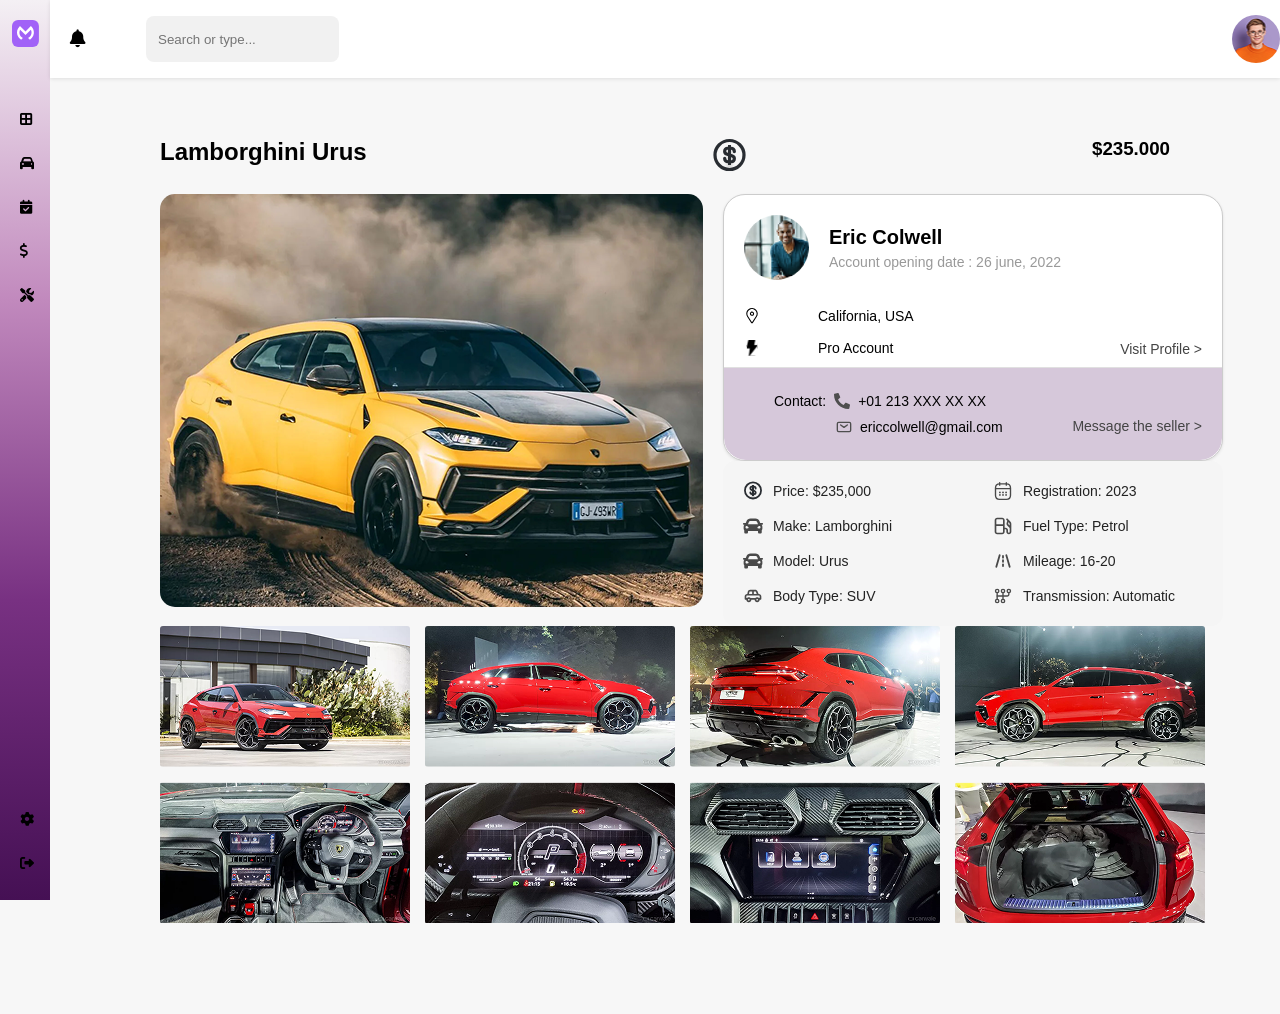
<file: SRC/assets.html>
<!DOCTYPE html>
<html lang="en">

<head>
    <meta charset="UTF-8" />
    <meta name="viewport" content="width=device-width, initial-scale=1.0" />
    <title>Assets</title>
    <link rel="stylesheet" href="../CSS/assets.css">
    <link rel="stylesheet" href="https://cdnjs.cloudflare.com/ajax/libs/font-awesome/6.4.0/css/all.min.css">

</head>

<body>
    <div class="layout">
        <aside class="sidebar">
            <div onclick="location.href='main.html'" class="logo">
                <img src="../img/siderbar/logo.svg" alt="Logo">
                <span>caradver</span>
            </div>

            <div class="menu">
                <button onclick="location.href='main.html'">
                    <i class="fas fa-border-all"></i> <span>Dashboard</span>
                </button>
                <button onclick="location.href='assets.html'">
                    <i class="fas fa-car"></i> <span>Assets</span>
                </button>
                <button onclick="location.href='Booking.html'">
                    <i class="fas fa-calendar-check"></i> <span>Booking</span>
                </button>
                <button onclick="location.href='sell-cars.html'">
                    <i class="fas fa-dollar-sign"></i> <span>Sell Cars</span>
                </button>
                <button onclick="location.href='service.html'">
                    <i class="fas fa-tools"></i> <span>Services</span>
                </button>
            </div>

            <div class="footer">
                <button onclick="location.href='#'"><i class="fas fa-cog"></i> <span>Settings</span></button>
                <button onclick="location.href='sign in.html'"><i class="fas fa-sign-out-alt"></i> <span>Log
                        out</span></button>
            </div>
        </aside>

        <div class="main-content">
            <header class="topbar">
                <div class="topbar-container">
                    <div class="topbar-left">
                        <i class="fas fa-bell notification"></i>
                        <div class="search-bar">
                            <input type="text" placeholder="Search or type..." />
                        </div>
                    </div>
                    <button class="profile-btn" onclick="location.href='#perfil'"></button>
                </div>
            </header>
            <section class="assets-content">
                <div class="content">
                    <div class="options-top">
                        <h1>Lamborghini Urus</h1>
                        <img src="../img/assets/🦆 icon _dollar circle_.svg" alt="Money">
                        <h3>$235.000</h3>
                    </div>
                    <div class="information-car">
                        <div class="image-car">
                            <img src="../img/assets/carro-amarillo.png" alt="car1" class="car1">
                        </div>
                        <div class="card">
                            <div class="information-user">
                                <div class="user">
                                    <img src="../img/assets/user.png" alt="Vendedor">
                                    <div class="text-user">
                                        <h4>Eric Colwell</h4>
                                        <p>Account opening date : 26 june, 2022</p>
                                    </div>
                                </div>
                                <div class="user2">
                                    <div class="user2-left">
                                        <div class="input-block">
                                            <img src="../img/assets/🦆 icon _location pin_.svg" alt="icon" class="icon">
                                            <h4>California, USA</h4>
                                        </div>
                                        <div class="input-block">
                                            <img src="../img/assets/flash-filled 1.svg" alt="icon" class="icon">
                                            <h4>Pro Account</h4>
                                        </div>
                                    </div>
                                    <a href="#">Visit Profile ></a>
                                </div>
                                <div class="contact-user">
                                    <div class="contact2-left">
                                        <div class="input-block">
                                            <h4>Contact:</h4>
                                            <img src="../img/assets/alternate-phone 1.svg" alt="icon" class="icon">
                                            <h4>+01 213 XXX XX XX</h4>
                                        </div>
                                        <div class="input-block2">
                                            <img src="../img/assets/mail 1.svg" alt="icon" class="icon">
                                            <h4>ericcolwell@gmail.com</h4>
                                        </div>
                                    </div>
                                    <a href="#">Message the seller ></a>
                                </div>
                            </div>
                            <div class="information-car1">
                                <div class="column">
                                    <div class="info-item">
                                        <img src="../img/assets/🦆 icon _dollar circle_.svg" alt="icon" class="icon">
                                        <h4>Price: $235,000</h4>
                                    </div>
                                    <div class="info-item">
                                        <img src="../img/assets/car 1.svg" alt="icon" class="icon">
                                        <h4>Make: Lamborghini</h4>
                                    </div>
                                    <div class="info-item">
                                        <img src="../img/assets/car 1.svg" alt="icon" class="icon">
                                        <h4>Model: Urus</h4>
                                    </div>
                                    <div class="info-item">
                                        <img src="../img/assets/car-sideview 1.svg" alt="icon" class="icon">
                                        <h4>Body Type: SUV</h4>
                                    </div>
                                </div>

                                <div class="column">
                                    <div class="info-item">
                                        <img src="../img/assets/calendar 1.svg" alt="icon" class="icon">
                                        <h4>Registration: 2023</h4>
                                    </div>
                                    <div class="info-item">
                                        <img src="../img/assets/gasolina.svg" alt="icon" class="icon">
                                        <h4>Fuel Type: Petrol</h4>
                                    </div>
                                    <div class="info-item">
                                        <img src="../img/assets/carrera.svg" alt="icon" class="icon">
                                        <h4>Mileage: 16-20</h4>
                                    </div>
                                    <div class="info-item">
                                        <img src="../img/assets/ramas.svg" alt="icon" class="icon">
                                        <h4>Transmission: Automatic</h4>
                                    </div>
                                </div>
                            </div>


                        </div>
                    </div>
                    <div class="card-imagens">
                        <img src="../img/assets/car1.png" alt="carro lado 1" class="img-car">
                        <img src="../img/assets/car2.png" alt="carro lado 2" class="img-car">
                        <img src="../img/assets/car3.png" alt="carro lado 3" class="img-car">
                        <img src="../img/assets/car4.png" alt="carro lado 4" class="img-car">
                        <img src="../img/assets/car5.png" alt="carro lado 5" class="img-car">
                        <img src="../img/assets/car6.png" alt="carro lado 6" class="img-car">
                        <img src="../img/assets/car7.png" alt="carro lado 7" class="img-car">
                        <img src="../img/assets/car8.png" alt="carro lado 8" class="img-car">
                    </div>
                </div>
            </section>
        </div>


    </div>


</body>

</html>
</file>
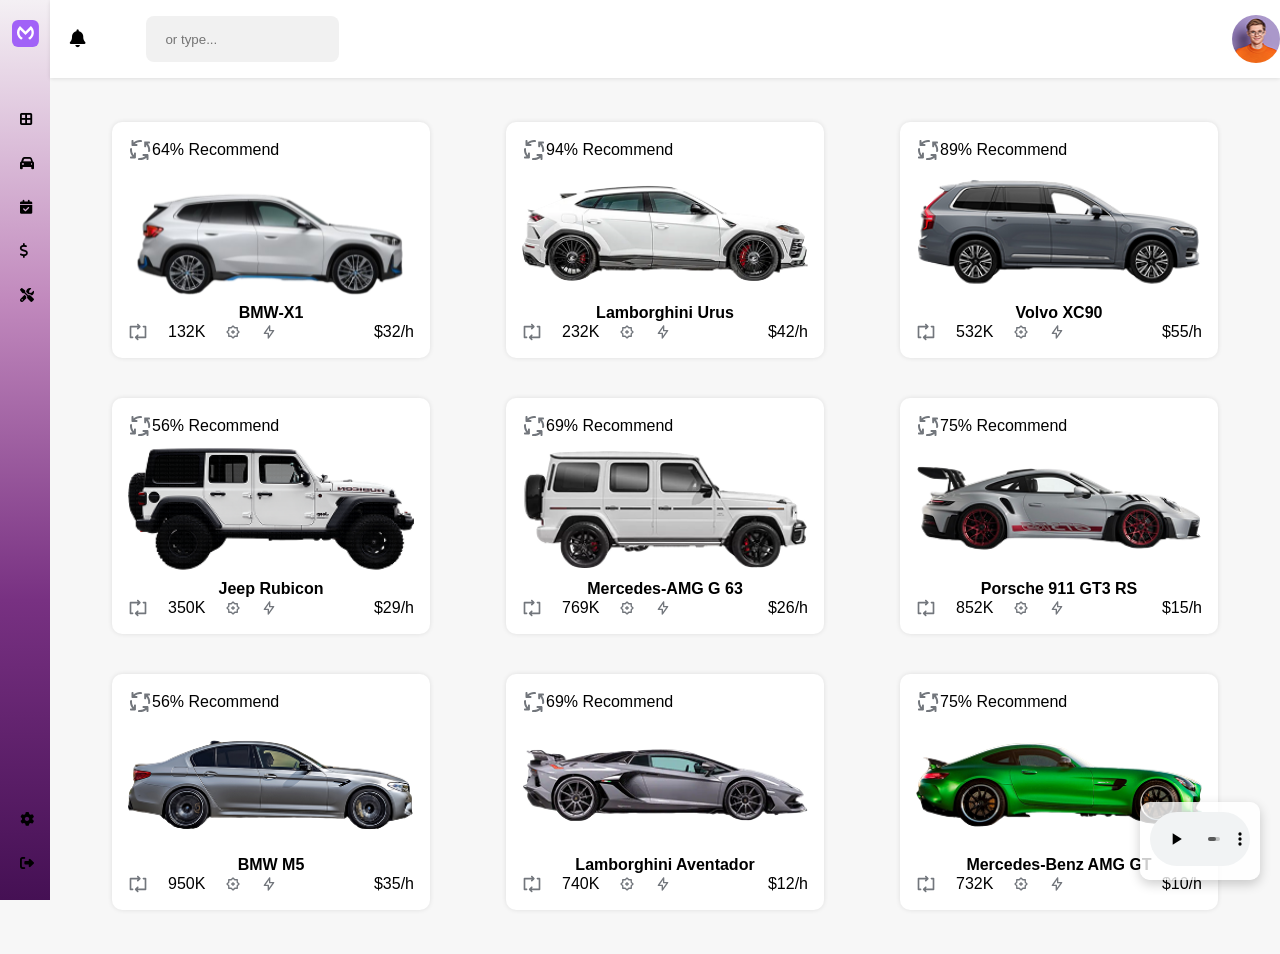
<file: SRC/Booking.html>
<!DOCTYPE html>
<html lang="en">

<head>
    <meta charset="UTF-8" />
    <meta name="viewport" content="width=device-width, initial-scale=1.0" />
    <title>Caradver</title>
    <link rel="stylesheet" href="../CSS/Booking.css">
    <link rel="stylesheet" href="https://cdnjs.cloudflare.com/ajax/libs/font-awesome/6.4.0/css/all.min.css">

</head>

<body>
    <div class="layout">
        <aside class="sidebar">
            <div class="logo">
                <img src="../img/siderbar/logo.svg" alt="Logo">
                <span>caradver</span>
            </div>
            
            <div class="menu">
                <button onclick="location.href='main.html'">
                    <i class="fas fa-border-all"></i> <span>Dashboard</span>
                </button>
                <button onclick="location.href='assets.html'">
                    <i class="fas fa-car"></i> <span>Assets</span>
                </button>
                <button onclick="location.href='Booking.html'">
                    <i class="fas fa-calendar-check"></i> <span>Booking</span>
                </button>
                <button onclick="location.href='sell-cars.html'">
                    <i class="fas fa-dollar-sign"></i> <span>Sell Cars</span>
                </button>
                <button onclick="location.href='service.html'">
                    <i class="fas fa-tools"></i> <span>Services</span>
                </button>
            </div>
            
            <div class="footer">
                <button><i class="fas fa-cog"></i> <span>Settings</span></button>
                <button><i class="fas fa-sign-out-alt"></i> <span>Log out</span></button>
            </div>
            </aside>

        <div class="main-content">
            <header class="topbar">
                <div class="topbar-container">
                    <div class="topbar-left">
                        <i class="fas fa-bell notification"></i>
                        <div class="search-bar">
                            <input type="text" placeholder="  or type..." />
                        </div>
                    </div>
                    <button class="profile-btn" onclick="location.href='#perfil'"></button>
                </div>
            </header>
            <section class="cars">
                <div onclick="location.href='assets.html'" class="car-card">
                    <p class="title-car"> <img class="img-title" src="../img/car-cards/ICON/shared.svg" alt="">64%
                        Recommend</p>
                    <img src="../img/car-cards/BMW-X1.svg" alt="BMW-X1.svg">
                    <div class="car-info">
                        <span><strong>BMW-X1</strong></span><br>
                        <div class="car-meta">
                            <span class="car-left">
                                <img src="../img/car-cards/ICON/icon.svg" alt="icon">132K <img
                                    src="../img/car-cards/ICON/settings.svg" alt="icon"><img
                                    src="../img/car-cards/ICON/rayo.svg" alt="icon">
                            </span>
                            <span class="precio">$32/h</span>
                        </div>
                    </div>
                </div>

                <div onclick="location.href='assets.html'" class="car-card">
                    <p class="title-car"> <img class="img-title" src="../img/car-cards/ICON/shared.svg" alt="">94%
                        Recommend</p>
                    <img src="../img/car-cards/Lamborghini Urus.png" alt="Lamborghini Urus.png">
                    <div class="car-info">
                        <span><strong>Lamborghini Urus</strong></span><br>
                        <div class="car-meta">
                            <span class="car-left">
                                <img src="../img/car-cards/ICON/icon.svg" alt="icon">232K <img
                                    src="../img/car-cards/ICON/settings.svg" alt="icon"><img
                                    src="../img/car-cards/ICON/rayo.svg" alt="icon">
                            </span>
                            <span class="precio">$42/h</span>
                        </div>
                    </div>
                </div>

                <div onclick="location.href='assets.html'" class="car-card">
                    <p class="title-car"> <img class="img-title" src="../img/car-cards/ICON/shared.svg" alt="">89%
                        Recommend</p>
                    <img src="../img/car-cards/Volvo XC90.png" alt="Volvo XC90.png">
                    <div class="car-info">
                        <span><strong>Volvo XC90</strong></span><br>
                        <div class="car-meta">
                            <span class="car-left">
                                <img src="../img/car-cards/ICON/icon.svg" alt="icon">532K <img
                                    src="../img/car-cards/ICON/settings.svg" alt="icon"><img
                                    src="../img/car-cards/ICON/rayo.svg" alt="icon">
                            </span>
                            <span class="precio">$55/h</span>
                        </div>
                    </div>
                </div>

                <div onclick="location.href='assets.html'" class="car-card">
                    <p class="title-car"> <img class="img-title" src="../img/car-cards/ICON/shared.svg" alt="">56%
                        Recommend</p>
                    <img src="../img/car-cards/Jeep Rubicon.png" alt="Jeep Rubicon">
                    <div class="car-info">
                        <span><strong>Jeep Rubicon</strong></span><br>
                        <div class="car-meta">
                            <span class="car-left">
                                <img src="../img/car-cards/ICON/icon.svg" alt="icon">350K <img
                                    src="../img/car-cards/ICON/settings.svg" alt="icon"><img
                                    src="../img/car-cards/ICON/rayo.svg" alt="icon">
                            </span>
                            <span class="precio">$29/h</span>
                        </div>
                    </div>
                </div>

                <div onclick="location.href='assets.html'" class="car-card">
                    <p class="title-car"> <img class="img-title" src="../img/car-cards/ICON/shared.svg" alt="">69%
                        Recommend</p>
                    <img src="../img/car-cards/Mercedes-Benz AMG G 63.png" alt="Mercedes AMG G 63">
                    <div class="car-info">
                        <span><strong>Mercedes-AMG G 63</strong></span><br>
                        <div class="car-meta">
                            <span class="car-left">
                                <img src="../img/car-cards/ICON/icon.svg" alt="icon">769K <img
                                    src="../img/car-cards/ICON/settings.svg" alt="icon"><img
                                    src="../img/car-cards/ICON/rayo.svg" alt="icon">
                            </span>
                            <span class="precio">$26/h</span>
                        </div>
                    </div>
                </div>

                <div onclick="location.href='assets.html'" class="car-card">
                    <p class="title-car"> <img class="img-title" src="../img/car-cards/ICON/shared.svg" alt="">75%
                        Recommend</p>
                    <img src="../img/car-cards/Porsche 911.png" alt="Porsche">
                    <div class="car-info">
                        <span><strong>Porsche 911 GT3 RS</strong></span><br>
                        <div class="car-meta">
                            <span class="car-left">
                                <img src="../img/car-cards/ICON/icon.svg" alt="icon">852K <img
                                    src="../img/car-cards/ICON/settings.svg" alt="icon"><img
                                    src="../img/car-cards/ICON/rayo.svg" alt="icon">
                            </span>
                            <span class="precio">$15/h</span>
                        </div>
                    </div>
                </div>

                <div onclick="location.href='assets.html'" class="car-card">
                    <p class="title-car"> <img class="img-title" src="../img/car-cards/ICON/shared.svg" alt="">56%
                        Recommend</p>
                    <img src="../img/car-cards/BMW-M5.png" alt="BMW">
                    <div class="car-info">
                        <span><strong>BMW M5</strong></span><br>
                        <div class="car-meta">
                            <span class="car-left">
                                <img src="../img/car-cards/ICON/icon.svg" alt="icon">950K <img
                                    src="../img/car-cards/ICON/settings.svg" alt="icon"><img
                                    src="../img/car-cards/ICON/rayo.svg" alt="icon">
                            </span>
                            <span class="precio">$35/h</span>
                        </div>
                    </div>
                </div>

                <div onclick="location.href='assets.html'" class="car-card">
                    <p class="title-car"> <img class="img-title" src="../img/car-cards/ICON/shared.svg" alt="">69%
                        Recommend</p>
                    <img src="../img/car-cards/Lamborghini Aventador.png" alt="Lamborghini">
                    <div class="car-info">
                        <span><strong>Lamborghini Aventador</strong></span><br>
                        <div class="car-meta">
                            <span class="car-left">
                                <img src="../img/car-cards/ICON/icon.svg" alt="icon">740K <img
                                    src="../img/car-cards/ICON/settings.svg" alt="icon"><img
                                    src="../img/car-cards/ICON/rayo.svg" alt="icon">
                            </span>
                            <span class="precio">$12/h</span>
                        </div>
                    </div>
                </div>

                <div onclick="location.href='assets.html'" class="car-card">
                    <p class="title-car"> <img class="img-title" src="../img/car-cards/ICON/shared.svg" alt="">75%
                        Recommend</p>
                    <img src="../img/car-cards/Mercedes Benz.png" alt="Mercedes-Benz AMG GT">
                    <div class="car-info">
                        <span><strong>Mercedes-Benz AMG GT</strong></span><br>
                        <div class="car-meta">
                            <span class="car-left">
                                <img src="../img/car-cards/ICON/icon.svg" alt="icon">732K <img
                                    src="../img/car-cards/ICON/settings.svg" alt="icon"><img
                                    src="../img/car-cards/ICON/rayo.svg" alt="icon">
                            </span>
                            <span class="precio">$10/h</span>
                        </div>
                    </div>
                </div>
        </div>
        </section>
    </div>
    </div>
    <div class="music-player">
        <audio autoplay controls loop>
            <source src="../Sounds/Yofukashi no Uta Season 2 Opening Full _ Mirage - Sub. Español ♡.mp3"
                type="audio/mp3" />
            Tu navegador no soporta audio HTML5.
        </audio>
    </div>
</body>

</html>
</file>
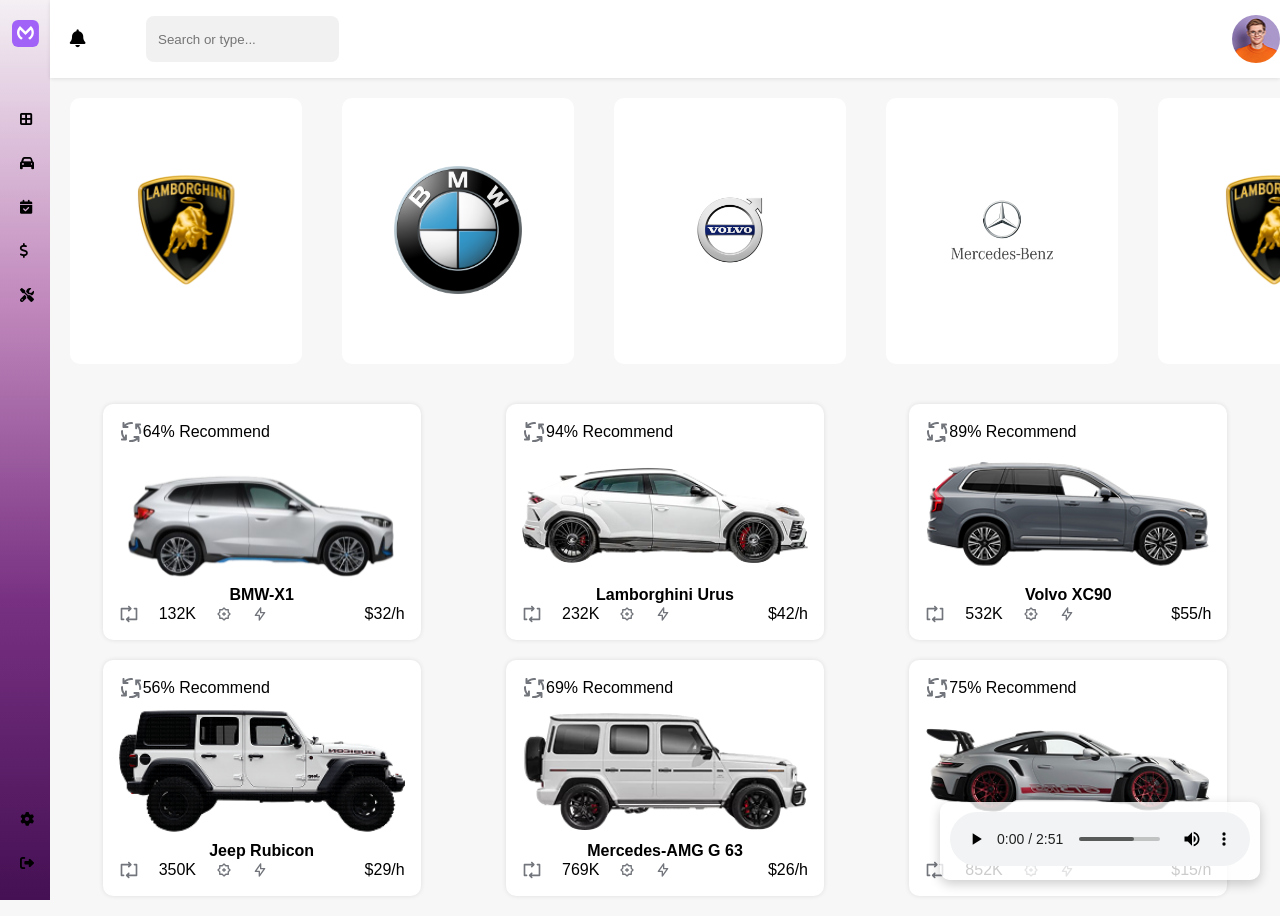
<file: SRC/main.html>
<!DOCTYPE html>
<html lang="en">
  <head>
    <meta charset="UTF-8" />
    <meta name="viewport" content="width=device-width, initial-scale=1.0" />
    <title>Caradver</title>
    <link rel="stylesheet" href="../CSS/menu/main.css" />
    <link
      rel="stylesheet"
      href="https://cdnjs.cloudflare.com/ajax/libs/font-awesome/6.4.0/css/all.min.css"
    />
  </head>
  <body>
    <div class="layout">
      <aside class="sidebar">
        <div onclick="location.href='main.html'" class="logo">
          <img src="../img/siderbar/logo.svg" alt="Logo" />
          <span>caradver</span>
        </div>

        <div class="menu">
          <button onclick="location.href='main.html'">
            <i class="fas fa-border-all"></i> <span>Dashboard</span>
          </button>
          <button onclick="location.href='assets.html'">
            <i class="fas fa-car"></i> <span>Assets</span>
          </button>
          <button onclick="location.href='Booking.html'">
            <i class="fas fa-calendar-check"></i> <span>Booking</span>
          </button>
          <button onclick="location.href='sell-cars.html'">
            <i class="fas fa-dollar-sign"></i> <span>Sell Cars</span>
          </button>
          <button onclick="location.href='service.html'">
            <i class="fas fa-tools"></i> <span>Services</span>
          </button>
        </div>

        <div class="footer">
          <button onclick="location.href='settings.html'">
            <i class="fas fa-cog"></i> <span>Settings</span>
          </button>
          <button onclick="location.href='sign in.html'">
            <i class="fas fa-sign-out-alt"></i> <span>Log out</span>
          </button>
        </div>
      </aside>

      <div class="main-content">
        <header class="topbar">
          <div class="topbar-container">
            <div class="topbar-left">
              <i class="fas fa-bell notification"></i>
              <div class="search-bar">
                <input type="text" placeholder="Search or type..." />
              </div>
            </div>
            <button
              class="profile-btn"
              onclick="location.href='#perfil'"
            ></button>
          </div>
        </header>

        <section class="brands">
          <div class="brand-marquee">
            <div class="brand-card">
              <button onclick="location.href='#lamborghini'">
                <img src="../img/branchs/Lamborghini.svg" alt="Lamborghini" />
              </button>
            </div>
            <div class="brand-card">
              <button onclick="location.href='#bmw'">
                <img src="../img/branchs/BMW.svg" alt="BMW" />
              </button>
            </div>
            <div class="brand-card">
              <button onclick="location.href='#volvo'">
                <img src="../img/branchs/Volvo.svg" alt="Volvo" />
              </button>
            </div>
            <div class="brand-card">
              <button onclick="location.href='#mercedes'">
                <img src="../img/branchs/Mercedes Benz.svg" alt="Mercedes" />
              </button>
            </div>
            <div class="brand-card">
              <button onclick="location.href='#lamborghini'">
                <img src="../img/branchs/Lamborghini.svg" alt="Lamborghini" />
              </button>
            </div>
            <div class="brand-card">
              <button onclick="location.href='#bmw'">
                <img src="../img/branchs/BMW.svg" alt="BMW" />
              </button>
            </div>
            <div class="brand-card">
              <button onclick="location.href='#volvo'">
                <img src="../img/branchs/Volvo.svg" alt="Volvo" />
              </button>
            </div>
            <div class="brand-card">
              <button onclick="location.href='#mercedes'">
                <img src="../img/branchs/Mercedes Benz.svg" alt="Mercedes" />
              </button>
            </div>
          </div>
        </section>
        <section class="cars">
          <div onclick="location.href='assets.html'" class="car-card">
            <p class="title-car">
              <img
                class="img-title"
                src="../img/car-cards/ICON/shared.svg"
                alt=""
              />64% Recommend
            </p>
            <img src="../img/car-cards/BMW-X1.svg" alt="BMW-X1.svg" />
            <div class="car-info">
              <span><strong>BMW-X1</strong></span
              ><br />
              <div class="car-meta">
                <span class="car-left">
                  <img src="../img/car-cards/ICON/icon.svg" alt="icon" />132K
                  <img src="../img/car-cards/ICON/settings.svg" alt="icon" /><img
                    src="../img/car-cards/ICON/rayo.svg"
                    alt="icon"
                  />
                </span>
                <span class="precio">$32/h</span>
              </div>
            </div>
          </div>

          <div onclick="location.href='assets.html'" class="car-card">
            <p class="title-car">
              <img
                class="img-title"
                src="../img/car-cards/ICON/shared.svg"
                alt=""
              />94% Recommend
            </p>
            <img
              src="../img/car-cards/Lamborghini Urus.png"
              alt="Lamborghini Urus.png"
            />
            <div class="car-info">
              <span><strong>Lamborghini Urus</strong></span
              ><br />
              <div class="car-meta">
                <span class="car-left">
                  <img src="../img/car-cards/ICON/icon.svg" alt="icon" />232K
                  <img src="../img/car-cards/ICON/settings.svg" alt="icon" /><img
                    src="../img/car-cards/ICON/rayo.svg"
                    alt="icon"
                  />
                </span>
                <span class="precio">$42/h</span>
              </div>
            </div>
          </div>

          <div onclick="location.href='assets.html'" class="car-card">
            <p class="title-car">
              <img
                class="img-title"
                src="../img/car-cards/ICON/shared.svg"
                alt=""
              />89% Recommend
            </p>
            <img src="../img/car-cards/Volvo XC90.png" alt="Volvo XC90.png" />
            <div class="car-info">
              <span><strong>Volvo XC90</strong></span
              ><br />
              <div class="car-meta">
                <span class="car-left">
                  <img src="../img/car-cards/ICON/icon.svg" alt="icon" />532K
                  <img src="../img/car-cards/ICON/settings.svg" alt="icon" /><img
                    src="../img/car-cards/ICON/rayo.svg"
                    alt="icon"
                  />
                </span>
                <span class="precio">$55/h</span>
              </div>
            </div>
          </div>

          <div onclick="location.href='assets.html'" class="car-card">
            <p class="title-car">
              <img
                class="img-title"
                src="../img/car-cards/ICON/shared.svg"
                alt=""
              />56% Recommend
            </p>
            <img src="../img/car-cards/Jeep Rubicon.png" alt="Jeep Rubicon" />
            <div class="car-info">
              <span><strong>Jeep Rubicon</strong></span
              ><br />
              <div class="car-meta">
                <span class="car-left">
                  <img src="../img/car-cards/ICON/icon.svg" alt="icon" />350K
                  <img src="../img/car-cards/ICON/settings.svg" alt="icon" /><img
                    src="../img/car-cards/ICON/rayo.svg"
                    alt="icon"
                  />
                </span>
                <span class="precio">$29/h</span>
              </div>
            </div>
          </div>

          <div onclick="location.href='assets.html'" class="car-card">
            <p class="title-car">
              <img
                class="img-title"
                src="../img/car-cards/ICON/shared.svg"
                alt=""
              />69% Recommend
            </p>
            <img
              src="../img/car-cards/Mercedes-Benz AMG G 63.png"
              alt="Mercedes AMG G 63"
            />
            <div class="car-info">
              <span><strong>Mercedes-AMG G 63</strong></span
              ><br />
              <div class="car-meta">
                <span class="car-left">
                  <img src="../img/car-cards/ICON/icon.svg" alt="icon" />769K
                  <img src="../img/car-cards/ICON/settings.svg" alt="icon" /><img
                    src="../img/car-cards/ICON/rayo.svg"
                    alt="icon"
                  />
                </span>
                <span class="precio">$26/h</span>
              </div>
            </div>
          </div>

          <div onclick="location.href='assets.html'" class="car-card">
            <p class="title-car">
              <img
                class="img-title"
                src="../img/car-cards/ICON/shared.svg"
                alt=""
              />75% Recommend
            </p>
            <img src="../img/car-cards/Porsche 911.png" alt="Porsche" />
            <div class="car-info">
              <span><strong>Porsche 911 GT3 RS</strong></span
              ><br />
              <div class="car-meta">
                <span class="car-left">
                  <img src="../img/car-cards/ICON/icon.svg" alt="icon" />852K
                  <img src="../img/car-cards/ICON/settings.svg" alt="icon" /><img
                    src="../img/car-cards/ICON/rayo.svg"
                    alt="icon"
                  />
                </span>
                <span class="precio">$15/h</span>
              </div>
            </div>
          </div>
        </section>
      </div>
    </div>
    <div class="music-player">
      <audio autoplay loop controls>
        <source
          src="../Sounds/Yofukashi no Uta Season 2 Opening Full _ Mirage - Sub. Español ♡.mp3"
          type="audio/mp3"
        />
        Tu navegador no soporta audio HTML5.
      </audio>
    </div>
  </body>
</html>
</file>
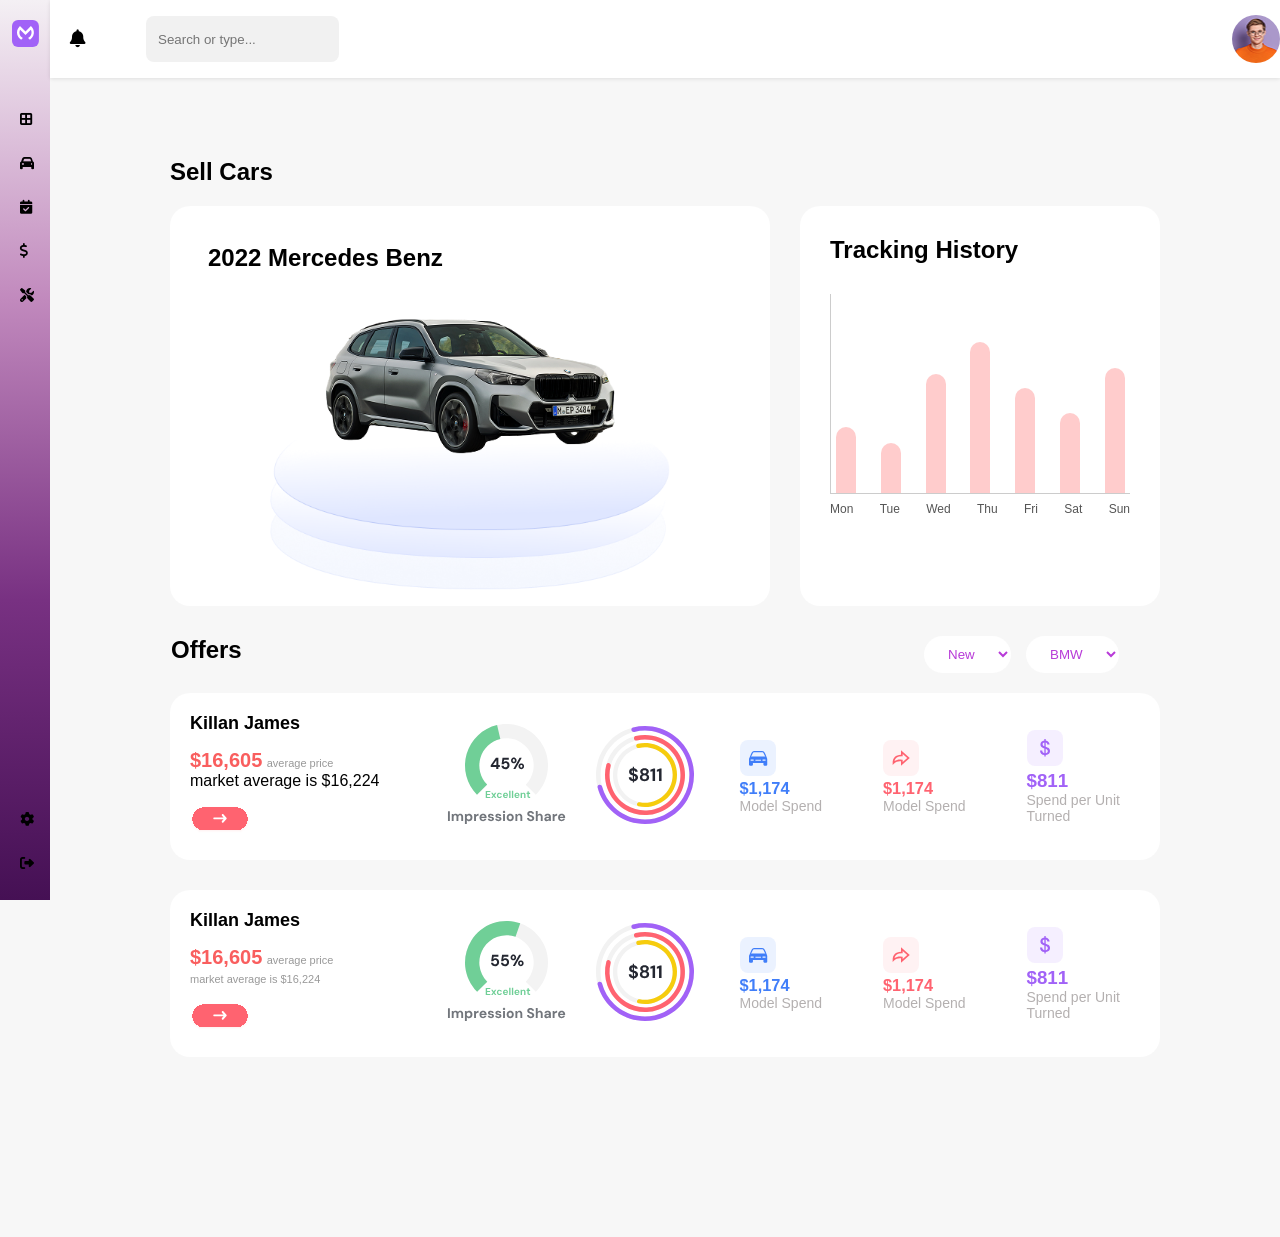
<file: SRC/sell-cars.html>
<!DOCTYPE html>
<html lang="en">

<head>
    <meta charset="UTF-8" />
    <meta name="viewport" content="width=device-width, initial-scale=1.0" />
    <title>Sell Cars</title>
    <link rel="stylesheet" href="../CSS/sell-cars.css">
    <link rel="stylesheet" href="https://cdnjs.cloudflare.com/ajax/libs/font-awesome/6.4.0/css/all.min.css">

</head>

<body>
    <div class="layout">
        <aside class="sidebar">
            <div onclick="location.href='main.html'" class="logo">
                <img src="../img/siderbar/logo.svg" alt="Logo">
                <span>caradver</span>
            </div>

            <div class="menu">
                <button onclick="location.href='main.html'"><i class="fas fa-border-all"></i>
                    <span>Dashboard</span></button>
                <button onclick="location.href='assets.html'"><i class="fas fa-car"></i> <span>Assets</span></button>
                <button onclick="location.href='Booking.html'"><i class="fas fa-calendar-check"></i>
                    <span>Booking</span></button>
                <button onclick="location.href='sell-cars.html'"><i class="fas fa-dollar-sign"></i> <span>Sell
                        Cars</span></button>
                <button onclick="location.href='service.html'"><i class="fas fa-tools"></i>
                    <span>Services</span></button>
            </div>

            <div class="footer">
                <button onclick="location.href='settings.html'"><i class="fas fa-cog"></i>
                    <span>Settings</span></button>
                <button onclick="location.href='sign in.html'"><i class="fas fa-sign-out-alt"></i> <span>Log
                        out</span></button>
            </div>
        </aside>

        <div class="main-content">
            <header class="topbar">
                <div class="topbar-container">
                    <div class="topbar-left">
                        <i class="fas fa-bell notification"></i>
                        <div class="search-bar">
                            <input type="text" placeholder="Search or type..." />
                        </div>
                    </div>
                    <button class="profile-btn" onclick="location.href='#perfil'"></button>
                </div>
            </header>
            <section class="sell-content">
                <div class="content">
                    <div class="options-top">
                        <h1>Sell Cars</h1>
                    </div>
                    <div class="cards">
                        <div class="carro">
                            <div class="text-carrito">
                                <h2>2022 Mercedes Benz</h2>
                            </div>
                            <div class="images-car">
                                <img class="carrito" src="../img/sell-cars/carrito.png" alt="carrito">
                                <img class="capas" src="../img/sell-cars/capas.png" alt="capas">
                            </div>

                        </div>
                        <div class="grafica">
                            <h1>Tracking History</h1>
                            <div class="bar-container">
                                <div class="bar" style="height: 33%;" data-tooltip="10km/h"></div>
                                <div class="bar" style="height: 25%;" data-tooltip="7km/h"></div>
                                <div class="bar" style="height: 60%;" data-tooltip="18km/h"></div>
                                <div class="bar" style="height: 76%;" data-tooltip="23km/h"></div>
                                <div class="bar" style="height: 53%;" data-tooltip="16km/h"></div>
                                <div class="bar" style="height: 40%;" data-tooltip="12km/h"></div>
                                <div class="bar" style="height: 63%;" data-tooltip="19km/h"></div>
                            </div>
                            <div class="labels">
                                <span>Mon</span>
                                <span>Tue</span>
                                <span>Wed</span>
                                <span>Thu</span>
                                <span>Fri</span>
                                <span>Sat</span>
                                <span>Sun</span>
                            </div>
                        </div>
                    </div>
                    <div class="text">
                        <h2>Offers</h2>
                        <div class="btn-s">
                            <select>
                                <option value="1">New</option>
                            </select>
                            <select>
                                <option value="1">BMW</option>
                            </select>
                        </div>
                    </div>
                    <div class="datos">
                        <div class="estadisticas">
                            <div class="text-datos">
                                <div class="info-user">
                                    <h3>Killan James</h3>
                                    <p>
                                        <span class="precio">$16,605</span>
                                        <span class="texto-gris">average price</span><br>
                                        <span class="texto-gris2">market average is $16,224</span>
                                    </p>
                                    <img src="../img/sell-cars/button.svg" alt="Boton">
                                </div>
                            </div>
                            <div class="dato1">
                                <img src="../img/sell-cars/dato1.svg" alt="dato1">
                            </div>
                            <div class="dato2">
                                <img src="../img/sell-cars/dato2.svg" alt="dato2">
                            </div>
                            <div class="dato3">
                                <img src="../img/sell-cars/car.svg" alt="dato3">
                                <h3>$1,174</h3>
                                <p>Model Spend</p>
                            </div>
                            <div class="dato4">
                                <img src="../img/sell-cars/share.svg" alt="dato4">
                                <h3>$1,174</h3>
                                <p>Model Spend</p>
                            </div>
                            <div class="dato5">
                                <img src="../img/sell-cars/peso.svg" alt="dato5">
                                <h3>$811</h3>
                                <p>Spend per Unit Turned</p>
                            </div>

                        </div>
                        <div class="estadisticas">
                            <div class="text-datos">
                                <div class="info-user">
                                    <h3>Killan James</h3>
                                    <p>
                                        <span class="precio">$16,605</span>
                                        <span class="texto-gris">average price</span><br>
                                        <span class="texto-gris">market average is $16,224</span>
                                    </p>
                                    <img src="../img/sell-cars/button.svg" alt="Boton">
                                </div>
                            </div>
                            <div class="dato1">
                                <img src="../img/sell-cars/dato3.svg" alt="dato1">
                            </div>
                            <div class="dato2">
                                <img src="../img/sell-cars/dato2.svg" alt="dato2">
                            </div>
                            <div class="dato3">
                                <img src="../img/sell-cars/car.svg" alt="dato3">
                                <h3>$1,174</h3>
                                <p>Model Spend</p>
                            </div>
                            <div class="dato4">
                                <img src="../img/sell-cars/share.svg" alt="dato4">
                                <h3>$1,174</h3>
                                <p>Model Spend</p>
                            </div>
                            <div class="dato5">
                                <img src="../img/sell-cars/peso.svg" alt="dato5">
                                <h3>$811</h3>
                                <p>Spend per Unit Turned</p>
                            </div>
                        </div>
                    </div>
                </div>
            </section>
        </div>

    </div>


</body>

</html>
</file>
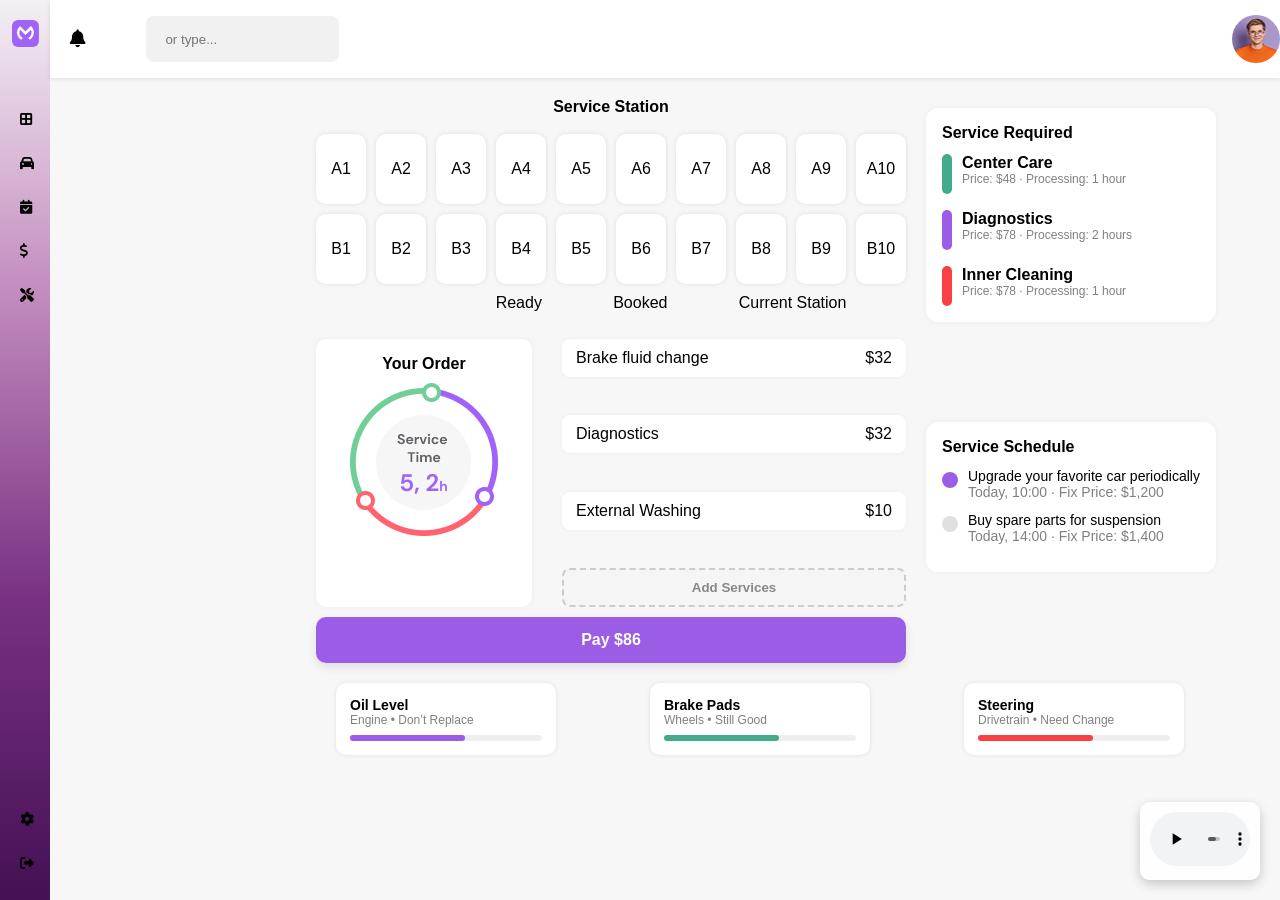
<file: SRC/service.html>
<!DOCTYPE html>
<html lang="en">
<head>
  <meta charset="UTF-8" />
  <meta name="viewport" content="width=device-width, initial-scale=1.0" />
  <title>Caradver</title>
  <link rel="stylesheet" href="../CSS/service.css" />
  <link rel="stylesheet" href="https://cdnjs.cloudflare.com/ajax/libs/font-awesome/6.4.0/css/all.min.css" />
</head>
<body>
  <div class="layout">
    <aside class="sidebar">
      <div class="logo">
        <img src="../img/siderbar/logo.svg" alt="Logo" />
        <span>caradver</span>
      </div>
      <div class="menu">
        <button onclick="location.href='main.html'"><i class="fas fa-border-all"></i> <span>Dashboard</span></button>
        <button onclick="location.href='assets.html'"><i class="fas fa-car"></i> <span>Assets</span></button>
        <button onclick="location.href='Booking.html'"><i class="fas fa-calendar-check"></i> <span>Booking</span></button>
        <button onclick="location.href='sell-cars.html'"><i class="fas fa-dollar-sign"></i> <span>Sell Cars</span></button>
        <button onclick="location.href='service.html'"><i class="fas fa-tools"></i> <span>Services</span></button>
      </div>
      <div class="footer">
        <button onclick="location.href='settings.html'"><i class="fas fa-cog"></i> <span>Settings</span></button>
        <button onclick="location.href='sign in.html'"><i class="fas fa-sign-out-alt"></i> <span>Log out</span></button>
      </div>
    </aside>

    <div class="main-content">
      <header class="topbar">
        <div class="topbar-container">
          <div class="topbar-left">
            <i class="fas fa-bell notification"></i>
            <div class="search-bar"><input type="text" placeholder="  or type..." /></div>
          </div>
          <button class="profile-btn" onclick="location.href='#perfil'"></button>
        </div>
      </header>

      <div class="main-columns">
        <section class="cars-containt">
          <div class="text-container"><strong class="text">Service Station</strong></div><br />
          <div class="cars">
            <div class="car-card"><p>A1</p></div><div class="car-card"><p>A2</p></div><div class="car-card"><p>A3</p></div><div class="car-card"><p>A4</p></div><div class="car-card"><p>A5</p></div><div class="car-card"><p>A6</p></div><div class="car-card"><p>A7</p></div><div class="car-card"><p>A8</p></div><div class="car-card"><p>A9</p></div><div class="car-card"><p>A10</p></div><div class="car-card"><p>B1</p></div><div class="car-card"><p>B2</p></div><div class="car-card"><p>B3</p></div><div class="car-card"><p>B4</p></div><div class="car-card"><p>B5</p></div><div class="car-card"><p>B6</p></div><div class="car-card"><p>B7</p></div><div class="car-card"><p>B8</p></div><div class="car-card"><p>B9</p></div><div class="car-card"><p>B10</p></div>
          </div>

          <div class="station-status">
            <div class="status-item"><span class="status-dot ready"></span> Ready</div>
            <div class="status-item"><span class="status-dot booked"></span> Booked</div>
            <div class="status-item"><span class="status-dot current"></span> Current Station</div>
          </div>
        <div class="container-order">
          <div class="order-summary">
            <div class="order-box">
              <p class="order-title">Your Order</p>
              <img src="../img/services/Frame 155.png" alt="status">
            </div>

            <div class="service-list">
              <div class="service-item"><span>Brake fluid change</span><span>$32</span></div>
              <div class="service-item"><span>Diagnostics</span><span>$32</span></div>
              <div class="service-item"><span>External Washing</span><span>$10</span></div>
              <button class="add-services-btn">Add Services</button>
            </div>
          </div>
        </div>

            <button class="pay-btn">Pay $86</button>
            
            <div class="bottom-cards">
              <div class="info-card"><p class="info-title">Oil Level</p><p class="info-desc">Engine • Don’t Replace</p><div class="info-bar"><div class="bar-fill"></div></div></div>
              <div class="info-card"><p class="info-title">Brake Pads</p><p class="info-desc">Wheels • Still Good</p><div class="info-bar"><div class="bar-fill green"></div></div></div>
              <div class="info-card"><p class="info-title">Steering</p><p class="info-desc">Drivetrain • Need Change</p><div class="info-bar"><div class="bar-fill red"></div></div></div>
            </div>
          
        </section>

        <div class="right-panel">
          <div class="right-box">
            <p class="box-title">Service Required</p>
            <div class="service-required">
              <div class="required-item"><div class="bullet green"></div><div class="required-info"><p class="service-name">Center Care</p><p class="service-meta">Price: $48 · Processing: 1 hour</p></div></div>
              <div class="required-item"><div class="bullet purple"></div><div class="required-info"><p class="service-name">Diagnostics</p><p class="service-meta">Price: $78 · Processing: 2 hours</p></div></div>
              <div class="required-item"><div class="bullet red"></div><div class="required-info"><p class="service-name">Inner Cleaning</p><p class="service-meta">Price: $78 · Processing: 1 hour</p></div></div>
            </div>
          </div>

          <div class="right-box">
            <p class="box-title">Service Schedule</p>
            <div class="schedule-item selected"><div class="radio"></div><div class="schedule-info"><p>Upgrade your favorite car periodically</p><p class="schedule-meta">Today, 10:00 · Fix Price: $1,200</p></div></div>
            <div class="schedule-item"><div class="radio empty"></div><div class="schedule-info"><p>Buy spare parts for suspension</p><p class="schedule-meta">Today, 14:00 · Fix Price: $1,400</p></div></div>
          </div>
        </div>
      </div>
    </div>
  </div>

  <div class="music-player">
    <audio autoplay controls loop>
      <source src="../Sounds/Yofukashi no Uta Season 2 Opening Full _ Mirage - Sub. Español ♡.mp3" type="audio/mp3" />
      Tu navegador no soporta audio HTML5.
    </audio>
  </div>
</body>
</html>
</file>
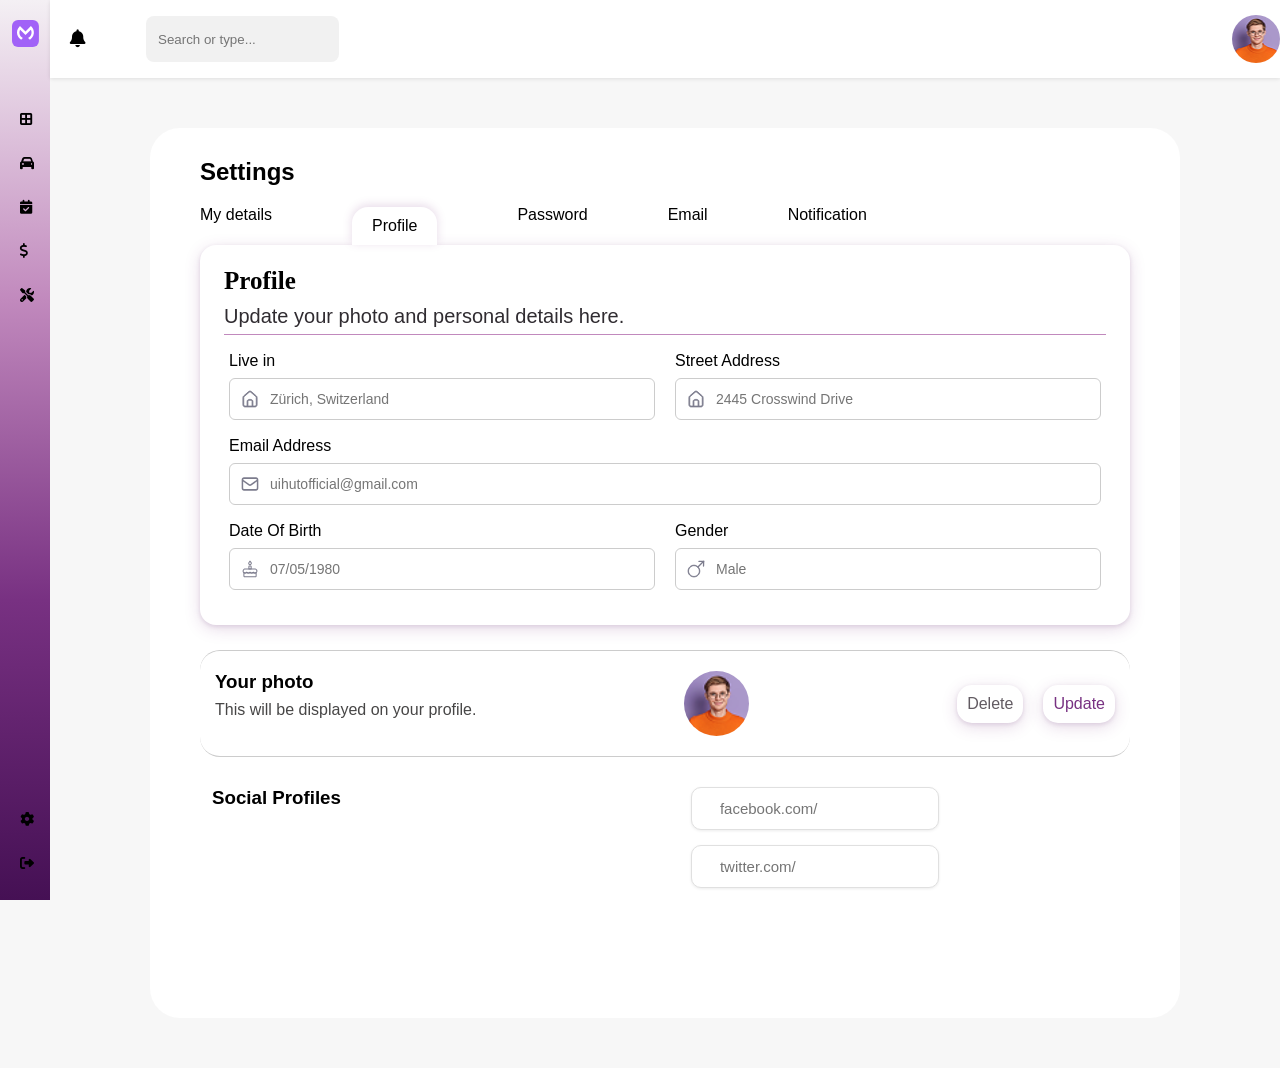
<file: SRC/settings.html>
<!DOCTYPE html>
<html lang="en">

<head>
    <meta charset="UTF-8" />
    <meta name="viewport" content="width=device-width, initial-scale=1.0" />
    <title>Settings</title>
    <link rel="stylesheet" href="../CSS/settings.css">
    <link rel="stylesheet" href="https://cdnjs.cloudflare.com/ajax/libs/font-awesome/6.4.0/css/all.min.css">

</head>

<body>
    <div class="layout">
        <aside class="sidebar">
            <div onclick="location.href='main.html'" class="logo">
                <img src="../img/siderbar/logo.svg" alt="Logo">
                <span>caradver</span>
            </div>
            
            <div class="menu">
                <button onclick="location.href='main.html'">
                    <i class="fas fa-border-all"></i> <span>Dashboard</span>
                </button>
                <button onclick="location.href='assets.html'">
                    <i class="fas fa-car"></i> <span>Assets</span>
                </button>
                <button onclick="location.href='Booking.html'">
                    <i class="fas fa-calendar-check"></i> <span>Booking</span>
                </button>
                <button onclick="location.href='sell-cars.html'">
                    <i class="fas fa-dollar-sign"></i> <span>Sell Cars</span>
                </button>
                <button onclick="location.href='service.html'">
                    <i class="fas fa-tools"></i> <span>Services</span>
                </button>
            </div>
            
            <div class="footer">
                <button onclick="location.href='settings.html'"><i class="fas fa-cog"></i> <span>Settings</span></button>
                <button onclick="location.href='sign in.html'"><i class="fas fa-sign-out-alt"></i> <span>Log out</span></button>
            </div>
        </aside>

        <div class="main-content">
            <header class="topbar">
                <div class="topbar-container">
                    <div class="topbar-left">
                        <i class="fas fa-bell notification"></i>
                        <div class="search-bar">
                            <input type="text" placeholder="Search or type..." />
                        </div>
                    </div>
                    <button class="profile-btn" onclick="location.href='#perfil'"></button>
                </div>
            </header>
            <section class="settings-content">
                <div class="content">
                    <div class="options-top">
                        <h1>Settings</h1>
                        <ul class="options-list">
                            <li class="option-item">My details</li>
                            <li class="option-item active">Profile</li>
                            <li class="option-item">Password</li>
                            <li class="option-item">Email</li>
                            <li class="option-item">Notification</li>
                        </ul>
                    </div>

                    <div class="profile">
                        <div class="profile-title">
                            <h2>Profile</h2>
                            <p>Update your photo and personal details here.</p>
                        </div>

                        <!-- Primera fila -->
                        <div class="row">
                            <div class="input-block">
                                <label for="live">Live in</label>
                                <div class="input-with-icon">
                                    <img src="../img/icons settings/casa.svg" alt="icon" class="icon">
                                    <input type="text" id="live" placeholder="Zürich, Switzerland">
                                </div>
                            </div>
                            <div class="input-block">
                                <label for="street">Street Address</label>
                                <div class="input-with-icon">
                                    <img src="../img/icons settings/casa.svg" alt="icon" class="icon">
                                    <input type="text" id="street" placeholder="2445 Crosswind Drive">
                                </div>
                            </div>
                        </div>

                        <!-- Segunda fila -->
                        <div class="row">
                            <div class="input-block full">
                                <label for="email">Email Address</label>
                                <div class="input-with-icon">
                                    <img src="../img/icons settings/email.svg" alt="icon" class="icon">
                                    <input type="text" id="email" placeholder="uihutofficial@gmail.com">
                                </div>
                            </div>
                        </div>

                        <!-- Tercera fila -->
                        <div class="row">
                            <div class="input-block">
                                <label for="dateb">Date Of Birth</label>
                                <div class="input-with-icon">
                                    <img src="../img/icons settings/pastel.svg" alt="icon" class="icon">
                                    <input type="text" id="dateb" placeholder="07/05/1980">
                                </div>
                            </div>
                            <div class="input-block">
                                <label for="genero">Gender</label>
                                <div class="input-with-icon">
                                    <img src="../img/icons settings/genero.svg" alt="icon" class="icon">
                                    <input type="text" id="genero" placeholder="Male">
                                </div>
                            </div>
                        </div>
                    </div>

                    <!-- Sección de foto -->
                    <div class="yourphoto">
                        <div class="content-yourphoto">
                            <h3>Your photo</h3>
                            <p>This will be displayed on your profile.</p>
                        </div>
                        <img src="../img/top/profile.png" alt="fotoperfil" class="foto">
                        <div class="frame">
                            <a href="#" class="btn-gris">Delete</a>
                            <a href="#" class="btn-morado">Update</a>
                        </div>
                    </div>

                    <!-- Redes sociales -->
                    <div class="socialp">
                        <h3>Social Profiles</h3>
                        <div class="inputs-social">
                            <input type="text" placeholder="facebook.com/" class="input-social">
                            <input type="text" placeholder="twitter.com/" class="input-social">
                        </div>
                    </div>
                </div>
                </section>

        </div>


    </div>



</body>

</html>
</file>
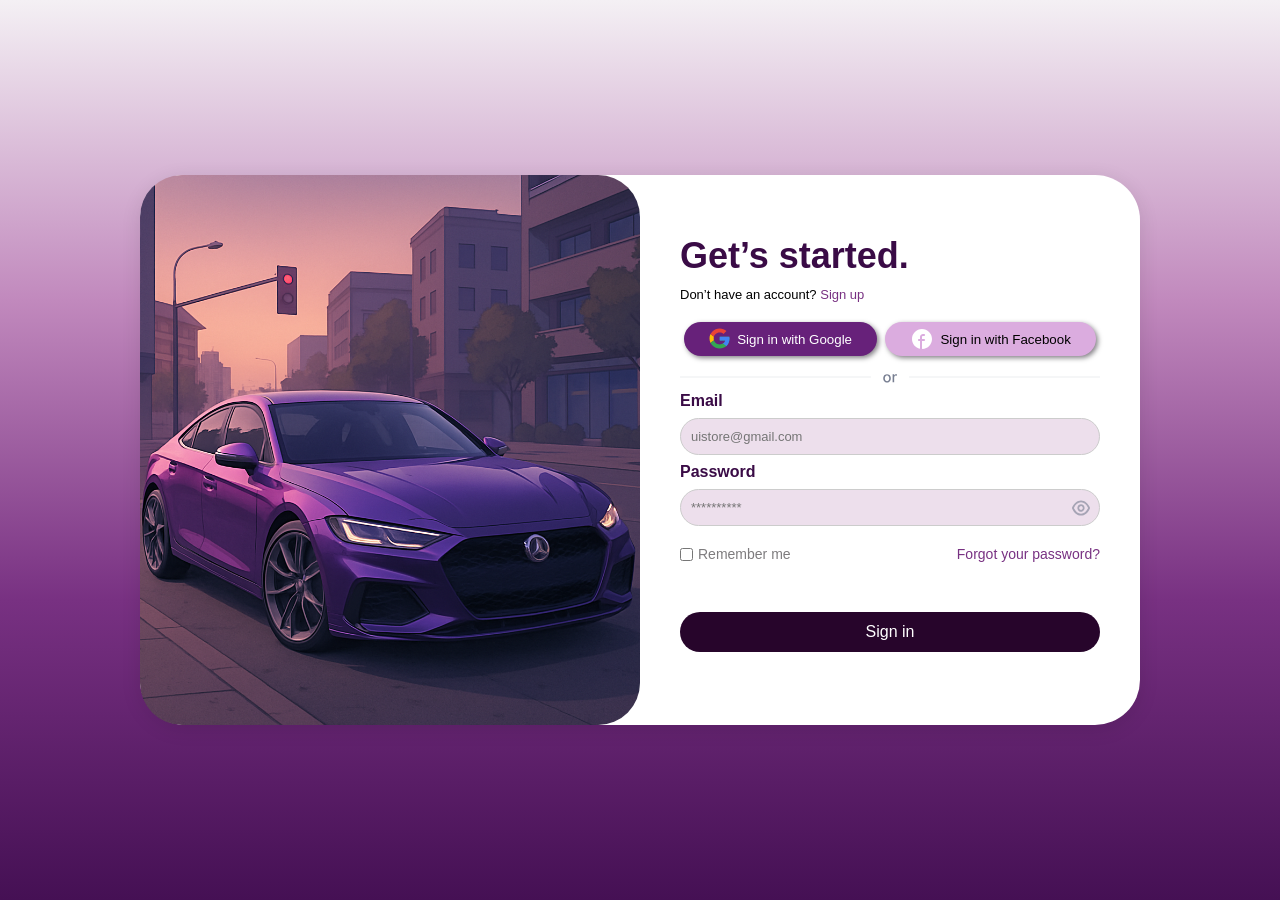
<file: SRC/sign in.html>
<!DOCTYPE html>
<html lang="en">

<head>
  <meta charset="UTF-8" />
  <meta name="viewport" content="width=device-width, initial-scale=1.0" />
  <link rel="stylesheet" href="../CSS/sign-in.css" />
  <title>Sign in</title>
</head>

<body>
  <section class="contents">
    <div class="left-panel">
      <img src="../img/img sign in/carro login.png" alt="Carro" class="carro" />
    </div>
    <div class="right-panel">
      <div class="content-text">
        <h1>Get’s started.</h1>
        <p>Don’t have an account? <a href="sign up.html">Sign up</a></p>
      </div>

      <main>
        <div class="social">
          <button class="social-button google">
            <img src="../img/img sign in/Logo Google.svg" alt="Google Logo" />
            Sign in with Google
          </button>

          <button class="social-button facebook">
            <img src="../img/img sign in/Logo Facebook.svg" alt="Facebook Logo" />
            Sign in with Facebook
          </button>
        </div>

        <div class="or">
          <img src="../img/img sign in/or.svg" alt="Or divider" />
        </div>

        <form class="login">
          <div class="content-login">
            <label for="email">Email</label>
            <input type="email" id="email" name="email" placeholder="uistore@gmail.com" required />

            <label for="password">Password</label>
            <div class="password-wrapper">
              <input type="password" id="password" name="password" placeholder="**********" required />
              <img src="../img/img sign in/verocultar.svg" alt="ver/ocultar" class="toggle-password" />
            </div>
          </div>

          <div class="forgot">
            <div class="check">
              <input type="checkbox" id="remember-me" name="remember-me" />
              <label for="remember-me">Remember me</label>
            </div>
            <a href="#">Forgot your password?</a>
          </div>

          <div class="sign-button">
            <a href="main.html" type="submit" class="signin-button">Sign in </a>
          </div>
        </form>
      </main>
    </div>
  </section>
</body>

</html>
</file>
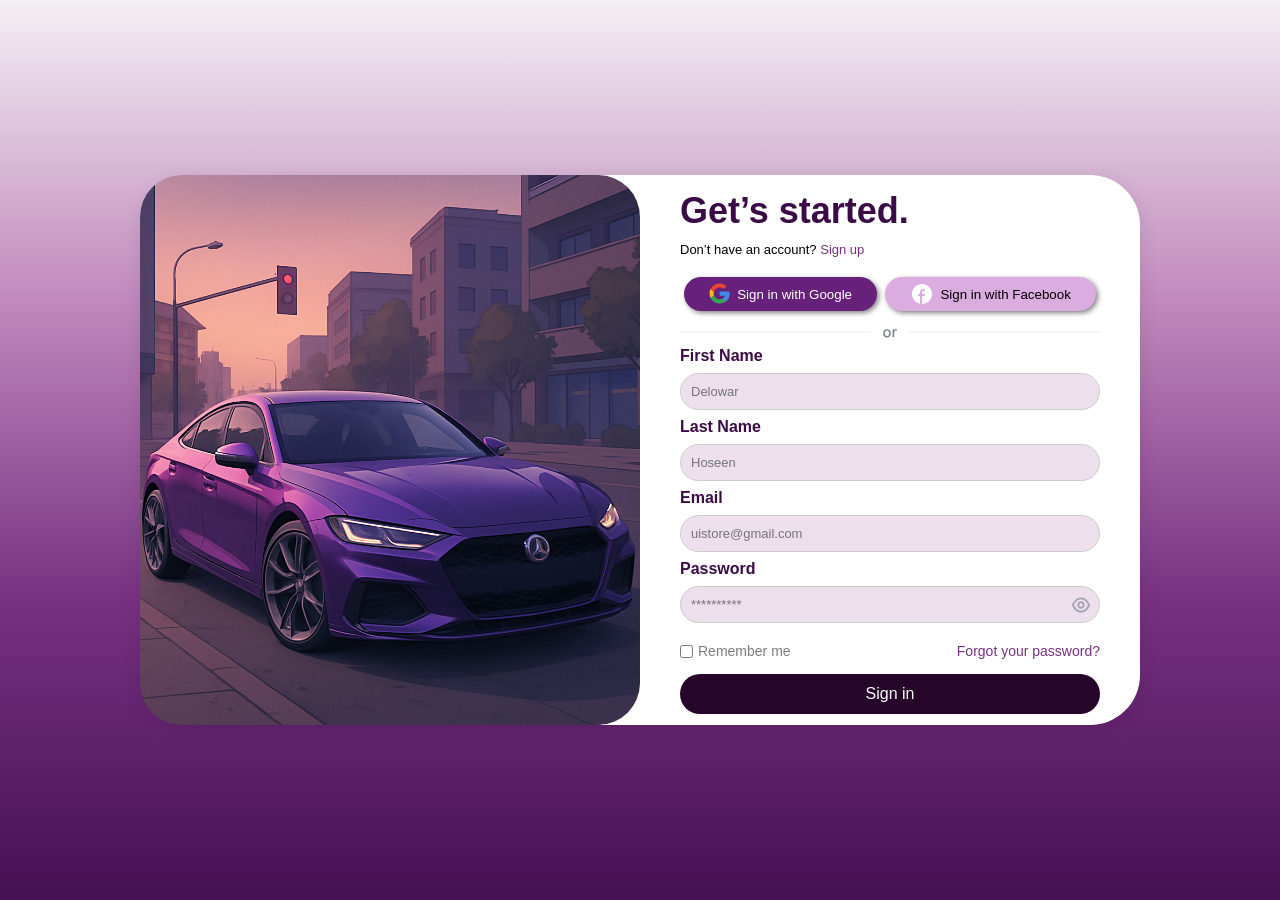
<file: SRC/sign up.html>
<!DOCTYPE html>
<html lang="en">

<head>
    <meta charset="UTF-8" />
    <meta name="viewport" content="width=device-width, initial-scale=1.0" />
    <link rel="stylesheet" href="../CSS/sign-up.css" />
    <title>Sign up</title>
</head>

<body>
    <section class="contents">
        <div class="left-panel">
            <img src="../img/img sign in/carro login.png" alt="Carro" class="carro" />
        </div>
        <div class="right-panel">
            <div class="content-text">
                <h1>Get’s started.</h1>
                <p>Don’t have an account? <a href="sign in.html">Sign up</a></p>
            </div>

            <main>
                <div class="social">
                    <button class="social-button google">
                        <img src="../img/img sign in/Logo Google.svg" alt="Google Logo" />
                        Sign in with Google
                    </button>

                    <button class="social-button facebook">
                        <img src="../img/img sign in/Logo Facebook.svg" alt="Facebook Logo" />
                        Sign in with Facebook
                    </button>
                </div>

                <div class="or">
                    <img src="../img/img sign in/or.svg" alt="Or divider" />
                </div>

                <form class="login">
                    <div class="content-login">
                        <label for="first">First Name</label>
                        <input type="first" id="first" name="first" placeholder="Delowar" required />
                        <label for="last">Last Name</label>
                        <input type="last" id="last" name="last" placeholder="Hoseen" required />
                        <label for="email">Email</label>
                        <input type="email" id="email" name="email" placeholder="uistore@gmail.com" required />

                        <label for="password">Password</label>
                        <div class="password-wrapper">
                            <input type="password" id="password" name="password" placeholder="**********" required />
                            <img src="../img/img sign in/verocultar.svg" alt="ver/ocultar" class="toggle-password" />
                        </div>
                    </div>

                    <div class="forgot">
                        <div class="check">
                            <input type="checkbox" id="remember-me" name="remember-me" />
                            <label for="remember-me">Remember me</label>
                        </div>
                        <a href="#">Forgot your password?</a>
                    </div>

                    <div class="sign-button">
                        <a href="sign in.html" type="submit" class="signin-button">Sign in </a>
                    </div>
                </form>
            </main>
        </div>
    </section>
</body>

</html>
</file>
<file: CSS/assets.css>
:root {
  --sidebar-collapsed: 50px;
  --sidebar-expanded: 248px;
  --button-height: 34px;
  --sidebar-padding-top: 35px;
  --sidebar-footer-gap: 579px;
  --sidebar-footer-spacing: 24px;
  --sidebar-content-width: 174px;
  --topbar-height: 78px;
  --topbar-container-width: 1029.2px;
  --card-width: 318px;
  --card-height: 236px;
}

* {
  margin: 0;
  padding: 0;
  box-sizing: border-box;
}

body {
  font-family: sans-serif;
  background: #f7f7f7;
  width: auto;
  height: auto;
}

.layout {
  display: flex;
}

.sidebar {
  position: fixed;
  left: 0;
  top: 0;
  height: 100vh;
  width: var(--sidebar-collapsed);
  background: linear-gradient(to bottom, #f4f0f4, #c189bd, #783182, #451054);
  overflow: hidden;
  transition: width 0.3s ease;
  display: flex;
  flex-direction: column;
  align-items: center;
  z-index: 10;
}

.sidebar:hover {
  width: var(--sidebar-expanded);
}

.sidebar .logo {
  display: flex;
  align-items: center;
  padding: 20px;
  width: 100%;
}

.sidebar .logo img {
  width: 30px;
}

.sidebar .logo span {
  margin-left: 10px;
  font-weight: bold;
}

.sidebar:not(:hover) .logo {
  justify-content: center;
}

.sidebar:hover .logo {
  justify-content: flex-start;
}

.sidebar button {
  height: var(--button-height);
  display: flex;
  align-items: center;
  gap: 10px;
  border: none;
  background: transparent;
  font-size: 14px;
  cursor: pointer;
  padding-left: 10px;
  transition: box-shadow 0.2s;
}

.sidebar button:hover {
  box-shadow: 0 2px 6px rgba(0, 0, 0, 0.1);
}

.sidebar:hover~.main-content {
  margin-left: var(--sidebar-expanded);
  width: calc(100% - var(--sidebar-expanded));
}

.sidebar button {
  white-space: nowrap;
  overflow: hidden;
  margin-left: 10px;
  text-overflow: ellipsis;
  transition: all 0.3s ease;
  justify-content: flex-start;
}

.sidebar {
  width: var(--sidebar-collapsed);
}

.sidebar .logo span,
.sidebar button span {
  display: none;
}

.sidebar:hover .logo span,
.sidebar:hover button span {
  display: inline;
}

.menu,
.footer {
  width: var(--sidebar-content-width);
  display: flex;
  flex-direction: column;
  gap: 10px;
  margin-left: auto;
  margin-right: auto;
}

.menu {
  margin-top: var(--sidebar-padding-top);
}

.footer {
  margin-top: auto;
  margin-bottom: 20px;
}

.main-content {
  margin-left: var(--sidebar-collapsed);
  width: calc(100% - var(--sidebar-collapsed));
  transition: margin-left 0.3s ease;
}

header.topbar {
  height: var(--topbar-height);
  background: white;
  display: flex;
  align-items: center;
  justify-content: space-between;
  box-shadow: 0 1px 4px rgba(0, 0, 0, 0.1);
  position: sticky;
  top: 0;
  z-index: 100;
}

.topbar-container {
  width: var(--topbar-container-width);
  /* 1029.2px */
  display: flex;
  flex: 1;
  justify-content: space-between;
  align-items: center;
}

.topbar-left {
  display: flex;
  align-items: center;
  gap: 16px;
  margin-left: 20px;
}

@media (max-width: 768px) {
  .topbar-container {
    flex-direction: row;
    align-items: center;
  }

  .topbar-left {
    flex-direction: row;
    align-items: center;
    gap: 8px;
  }

  .profile-btn {
    align-self: flex-end;
    margin-top: 10px;
  }
}

.topbar-left .notification {
  font-size: 18px;
}

.search-bar {
  width: 100%;
  max-width: 358px;
  height: 46px;
  border-radius: 8px;
  background: #f1f1f1;
  display: flex;
  align-items: center;
  padding: 0 12px;
  margin-left: 44px;
}

.search-bar input {
  border: none;
  outline: none;
  background: transparent;
  width: 100%;
}

.profile-btn {
  width: 48px;
  height: 48px;
  border-radius: 50%;
  background: url("/img/top/profile.png") center/cover;
  border: none;
  cursor: pointer;
}

/*Contenido pagina*/

.assets-content {
  margin: 50px 100px;
  color: black;
  padding-bottom: 20px;
}

.options-top {
  display: flex;
  flex-direction: row;
  justify-content: space-between;
  max-width: 1043px ;
  margin-bottom: 20px;
}

.content {
  margin-bottom: 10px;
  padding: 10px;
}

.information-car {
  display: flex;
  flex-direction: row;
  gap: 20px;
}

.car1 {
  border-radius: 15px;
}

.information-user {
  border-radius: 22px;
  border: 1px solid #ccc;
  width: 500px;
  font-family: Helvetica, sans-serif;
  overflow: hidden;
  background-color: white;
  box-shadow: 0 1px 3px rgba(0, 0, 0, 0.1);
}

.user {
  display: flex;
  flex-direction: row;
  gap: 20px;
  align-items: center;
  padding: 20px;
}

.user img {
  width: 65px;
  height: 65px;
  border-radius: 50%;
  object-fit: cover;
}

.text-user h4 {
  font-size: 20px;
  font-weight: 600;
  margin: 0;
}

.text-user p {
  font-size: 14px;
  color: #999;
  margin: 5px 0 0 0;
}

.user2 {
  display: flex;
  flex-direction: column;
  align-items: flex-start;
  padding: 0 20px 10px 20px;
  border-bottom: 1px solid #e0e0e0;
  flex-wrap: wrap;

}

.user2 .input-block {
  display: flex;
  align-items: center;
  gap: 58px;
  margin-top: 8px;
}

.user2 .icon {
  width: 16px;
  height: 16px;
}

.user2 h4 {
  font-size: 14px;
  font-weight: 500;
  margin: 0;
  font-family: Helvetica, sans-serif;
}

.user2-left,
.contact2-left {
  display: flex;
  flex-direction: column;
  gap: 8px;
}

.user2 a {
  font-size: 14px;
  color: #444;
  text-decoration: none;
  margin-left: auto;
  white-space: nowrap;
  margin-top: -15px;
}

.contact-user {
  display: flex;
  justify-content: space-between;
  align-items: flex-start;
  background-color: #d6c8da;
  padding: 25px 20px;
  border-bottom-left-radius: 22px;
  border-bottom-right-radius: 22px;
  flex-wrap: wrap;
}

.contact2-left {
  display: flex;
  flex-direction: column;
  margin-left: 30px;
  gap: 10px;
}

.input-block {
  display: flex;
  align-items: center;
  gap: 8px;
}

.input-block2 {
  display: flex;
  justify-content: end;
  margin-left: 62px;
  gap: 8px;
}

.center-block {
  justify-content: center;
}

.contact-user .icon {
  width: 16px;
  height: 16px;
}

.contact-user h4 {
  font-size: 14px;
  font-weight: 500;
  margin: 0;
}

.contact-user a {
  font-size: 14px;
  color: #444;
  text-decoration: none;
  margin-top: 25px;
  white-space: nowrap;
}

.information-car1 {
  display: flex;
  justify-content: space-between;
  background-color: #f5f5f5;
  padding: 20px;
  border-radius: 12px;
  gap: 40px;
  flex-wrap: wrap;
}

.column {
  flex: 1 1 45%;
  display: flex;
  flex-direction: column;
  gap: 15px;
}

.info-item {
  display: flex;
  align-items: center;
  gap: 10px;
}

.icon {
  width: 20px;
  height: 20px;
}

.column h4 {
  font-family: 'Gill Sans', 'Gill Sans MT', Calibri, 'Trebuchet MS', sans-serif;
  font-size: 14px;
  margin: 0;
  font-weight: 500;
  color: #222;
}

.card-imagens {
  display: grid;
  grid-template-columns: repeat(4, 1fr);
  grid-template-rows: repeat(2, auto);
  gap: 15px;
  width: 82%;

}

.card-imagens img {
  border-radius: 3px;
  object-fit: cover;
}

/* Responsive */
@media (max-width: 768px) {
  .assets-content {
    margin: 30px 20px;
  }

  .options-top {
    flex-direction: row;
    margin-right: 0;
    gap: 10px;
  }

  .image-car {
    width: 100%;
    height: auto;
  }

  .car1 {
    width: 100%;
    height: auto;
  }

  .information-car {
    flex-direction: column;
  }

  .information-user {
    width: 100%;
  }

  .user {
    flex-direction: column;
    align-items: flex-start;
  }

  .user2 .input-block {
    flex-direction: row;
    align-items: flex-start;
    gap: 5px;
  }


  .input-block2 {
    display: flex;
    justify-content: end;
    margin-left: 0px;
    gap: 8px;
  }

  .contact-user {
    flex-direction: column;
    align-items: flex-start;
    gap: 1px;
  }



  .information-car1 {
    flex-direction: column;
    gap: 20px;
  }

  .column {
    flex: 1 1 100%;
  }

  .card-imagens {
    grid-template-columns: repeat(2, 1fr);
    width: 100%;
  }
}

@media (max-width: 480px) {
  .assets-content {
    margin: 20px 10px;
  }

  .options-top {
    flex-direction: row;
    align-items: flex-start;
  }

  .information-user {
    padding: 10px;
  }

  .user img {
    width: 55px;
    height: 55px;
  }

  .text-user h4 {
    font-size: 18px;
  }

  .text-user p {
    font-size: 12px;
  }

  .user2 .input-block {
    flex-direction: row;
    align-items: flex-start;
  }

  .contact-user {
    padding: 20px 15px;
  }

  .card-imagens {
    display: flex;
    flex-direction: column;
    align-items: center;
    margin: 0;
    padding: 0;
}
.image-car {
  height: 100%;
  width: auto;
}
}
</file>
<file: CSS/Booking.css>
:root {
     --sidebar-collapsed: 50px;
     --sidebar-expanded: 248px;
     --button-height: 34px;
     --sidebar-padding-top: 35px;
     --sidebar-footer-gap: 579px;
     --sidebar-footer-spacing: 24px;
     --sidebar-content-width: 174px;
     --topbar-height: 78px;
     --topbar-container-width: 1029.2px;
     --card-width: 318px;
     --card-height: 236px;
 }

 * {
     margin: 0;
     padding: 0;
     box-sizing: border-box;
 }

 body {
     font-family: sans-serif;
     background: #f7f7f7;
     width: auto;
     height: auto;
 }

 .layout {
     display: flex;
 }

 .sidebar {
     position: fixed;
     left: 0;
     top: 0;
     height: 100vh;
     width: var(--sidebar-collapsed);
     background: linear-gradient(to bottom, #f4f0f4, #c189bd, #783182, #451054);
     overflow: hidden;
     transition: width 0.3s ease;
     display: flex;
     flex-direction: column;
     align-items: center;
     z-index: 10;
 }

 .sidebar:hover {
     width: var(--sidebar-expanded);
 }

 .sidebar .logo {
     display: flex;
     align-items: center;
     padding: 20px;
     width: 100%;
 }

 .sidebar .logo img {
     width: 30px;
 }

 .sidebar .logo span {
     margin-left: 10px;
     font-weight: bold;
 }

 .sidebar:not(:hover) .logo {
     justify-content: center;
 }

 .sidebar:hover .logo {
     justify-content: flex-start;
 }

 .sidebar button {
     height: var(--button-height);
     display: flex;
     align-items: center;
     gap: 10px;
     border: none;
     background: transparent;
     font-size: 14px;
     cursor: pointer;
     padding-left: 10px;
     transition: box-shadow 0.2s;
 }

 .sidebar button:hover {
     box-shadow: 0 2px 6px rgba(0, 0, 0, 0.1);
 }

 .sidebar:hover~.main-content {
     margin-left: var(--sidebar-expanded);
     width: calc(100% - var(--sidebar-expanded));
 }

 .sidebar button {
     white-space: nowrap;
     overflow: hidden;
     margin-left: 10px;
     text-overflow: ellipsis;
     transition: all 0.3s ease;
     justify-content: flex-start;
 }

 .sidebar {
     width: var(--sidebar-collapsed);
 }

 .sidebar .logo span,
 .sidebar button span {
     display: none;
 }

 .sidebar:hover .logo span,
 .sidebar:hover button span {
     display: inline;
 }

 .menu,
 .footer {
     width: var(--sidebar-content-width);
     display: flex;
     flex-direction: column;
     gap: 10px;
     margin-left: auto;
     margin-right: auto;
 }

 .menu {
     margin-top: var(--sidebar-padding-top);
 }

 .footer {
     margin-top: auto;
     margin-bottom: 20px;
 }

 .main-content {
     margin-left: var(--sidebar-collapsed);
     width: calc(100% - var(--sidebar-collapsed));
     transition: margin-left 0.3s ease;
 }

 header.topbar {
     height: var(--topbar-height);
     background: white;
     display: flex;
     align-items: center;
     justify-content: space-between;
     box-shadow: 0 1px 4px rgba(0, 0, 0, 0.1);
     position: sticky;
     top: 0;
     z-index: 100;
 }

 .topbar-container {
     width: var(--topbar-container-width);
     /* 1029.2px */
     display: flex;
     flex: 1;
     justify-content: space-between;
     align-items: center;
 }

 .topbar-left {
     display: flex;
     align-items: center;
     gap: 16px;
     margin-left: 20px;
 }

 @media (max-width: 768px) {
     .topbar-container {
         flex-direction: row;
         align-items: center;
     }

     .topbar-left {
         flex-direction: row;
         align-items: center;
         gap: 8px;
     }

     .profile-btn {
         align-self: flex-end;
         margin-top: 10px;
     }
 }

 .topbar-left .notification {
     font-size: 18px;
 }

 .search-bar {
     width: 100%;
     max-width: 358px;
     height: 46px;
     border-radius: 8px;
     background: #f1f1f1;
     display: flex;
     align-items: center;
     padding: 0 12px;
     margin-left: 44px;
 }

 .search-bar input {
     border: none;
     outline: none;
     background: transparent;
     width: 100%;
 }

 .profile-btn {
     width: 48px;
     height: 48px;
     border-radius: 50%;
     background: url("/img/top/profile.png") center/cover;
     border: none;
     cursor: pointer;
 }




 .cars {
     display: grid;
     grid-template-columns: repeat(3, 1fr);
     gap: 40px;
     padding: 44px;
     justify-items: center;
 }


 .car-card {
     width: clamp(318px, 22vw, 420px);
     height: clamp(236px, 16vw, 300px);
     background: white;
     border-radius: 10px;
     padding: 1em;
     display: flex;
     flex-direction: column;
     justify-content: space-between;
     transition: box-shadow 0.3s, transform 0.3s;
     box-shadow: 0 0 5px rgba(0, 0, 0, 0.1);
 }



 .car-card:hover {
     box-shadow: 0 0 12px rgba(0, 0, 0, 0.2);
     transform: translateY(-3px);
 }


 .car-card img {

     border-radius: 8px;
     object-fit: cover;
 }


 @media (max-width: 950px) {
     .cars {
         grid-template-columns: repeat(auto-fit, minmax(260px, 1fr));
     }
 }

 .car-card .car-info {
     flex-direction: column;
     align-items: center;
     text-align: center;
     gap: 10px;
 }

 .music-player {
     position: fixed;
     bottom: 20px;
     right: 20px;
     background: rgba(255, 255, 255, 0.8);
     border-radius: 10px;
     padding: 10px;
     box-shadow: 0 4px 12px rgba(0, 0, 0, 0.2);
 }

 .music-player audio {
     width: 100px;
 }

.precio{
    display: flex;
    flex-direction: row;
    align-items: center;
    gap: 10px;
    
}

.title-car{
    display: flex;
    flex-direction: row;
    align-items: center;
    justify-content: flex-start;
}
.car-left{
    display: flex;
    flex-direction: row;
    align-items: center ;
    justify-content: flex-start;
    gap: 20px;
   
}
.car-meta{
    display: flex;
    flex-direction: row;
    justify-content: space-between;
    align-items: center;
}
</file>
<file: CSS/menu/main.css>
:root {
  --sidebar-collapsed: 50px;
  --sidebar-expanded: 248px;
  --button-height: 34px;
  --sidebar-padding-top: 35px;
  --sidebar-footer-gap: 579px;
  --sidebar-footer-spacing: 24px;
  --sidebar-content-width: 174px;
  --topbar-height: 78px;
  --topbar-container-width: 1029.2px;
  --card-width: 318px;
  --card-height: 236px;
}

* {
  margin: 0;
  padding: 0;
  box-sizing: border-box;
}

body {
  font-family: sans-serif;
  background: #f7f7f7;
  width: auto;
  height: auto;
}

.layout {
  display: flex;
}

.sidebar {
  position: fixed;
  left: 0;
  top: 0;
  height: 100vh;
  width: var(--sidebar-collapsed);
  background: linear-gradient(to bottom, #f4f0f4, #c189bd, #783182, #451054);
  overflow: hidden;
  transition: width 0.3s ease;
  display: flex;
  flex-direction: column;
  align-items: center;
  z-index: 10;
}

.sidebar:hover {
  width: var(--sidebar-expanded);
}

.sidebar .logo {
  display: flex;
  align-items: center;
  padding: 20px;
  width: 100%;
}

.sidebar .logo img {
  width: 30px;
}

.sidebar .logo span {
  margin-left: 10px;
  font-weight: bold;
}
.sidebar:not(:hover) .logo {
  justify-content: center;
}

.sidebar:hover .logo {
  justify-content: flex-start;
}
.sidebar button {
  height: var(--button-height);
  display: flex;
  align-items: center;
  gap: 10px;
  border: none;
  background: transparent;
  font-size: 14px;
  cursor: pointer;
  padding-left: 10px;
  transition: box-shadow 0.2s;
}

.sidebar button:hover {
  box-shadow: 0 2px 6px rgba(0, 0, 0, 0.1);
}
.sidebar:hover ~ .main-content {
  margin-left: var(--sidebar-expanded);
  width: calc(100% - var(--sidebar-expanded));
}

.sidebar button {
  white-space: nowrap;
  overflow: hidden;
  margin-left: 10px;
  text-overflow: ellipsis;
  transition: all 0.3s ease;
  justify-content: flex-start;
}

.sidebar {
  width: var(--sidebar-collapsed);
}

.sidebar .logo span,
.sidebar button span {
  display: none;
}

.sidebar:hover .logo span,
.sidebar:hover button span {
  display: inline;
}

.menu,
.footer {
  width: var(--sidebar-content-width);
  display: flex;
  flex-direction: column;
  gap: 10px;
  margin-left: auto;
  margin-right: auto;
}

.menu {
  margin-top: var(--sidebar-padding-top);
}

.footer {
  margin-top: auto;
  margin-bottom: 20px;
}

.main-content {
  margin-left: var(--sidebar-collapsed);
  width: calc(100% - var(--sidebar-collapsed));
  transition: margin-left 0.3s ease;
}

header.topbar {
  height: var(--topbar-height);
  background: white;
  display: flex;
  align-items: center;
  justify-content: space-between;
  box-shadow: 0 1px 4px rgba(0, 0, 0, 0.1);
  position: sticky;
  top: 0;
  z-index: 100;
}

.topbar-container {
  width: var(--topbar-container-width); /* 1029.2px */
  display: flex;
  flex: 1;
  justify-content: space-between;
  align-items: center;
}

.topbar-left {
  display: flex;
  align-items: center;
  gap: 16px;
  margin-left: 20px;
}
@media (max-width: 768px) {
  .topbar-container {
    flex-direction: row;
    align-items: center;
  }

  .topbar-left {
    flex-direction: row;
    align-items: center;
    gap: 8px;
  }

  .profile-btn {
    align-self: flex-end;
    margin-top: 10px;
  }
}

.topbar-left .notification {
  font-size: 18px;
}

.search-bar {
  width: 100%;
  max-width: 358px;
  height: 46px;
  border-radius: 8px;
  background: #f1f1f1;
  display: flex;
  align-items: center;
  padding: 0 12px;
  margin-left: 44px;
}

.search-bar input {
  border: none;
  outline: none;
  background: transparent;
  width: 100%;
}

.profile-btn {
  width: 48px;
  height: 48px;
  border-radius: 50%;
  background: url("/img/top/profile.png") center/cover;
  border: none;
  cursor: pointer;
}

.brands {
  padding: 20px;
  overflow: hidden;
}

.brand-marquee {
  display: flex;
  width: 200%;
  animation: scrollBrands 20s linear infinite;
  gap: 40px;
}

@keyframes scrollBrands {
  0% {
    transform: translateX(0);
  }
  100% {
    transform: translateX(-50%);
  }
}

.brand-card {
  width: 232px;
  height: 266px;
  background: white;
  border-radius: 10px;
  display: flex;
  justify-content: center;
  align-items: center;
  transition: box-shadow 0.3s;
}

.brand-card:hover {
  box-shadow: 0 0 10px rgba(0, 0, 0, 0.2);
}
.brand-marquee:hover {
  animation-play-state: paused;
}

.brand-card button {
  background: transparent;
  border: none;
  width: 100%;
  height: 100%;
  cursor: pointer;
}

.cars {
  display: grid;
  grid-template-columns: repeat(3, 1fr);
  gap: 20px;
  padding: 20px;
  justify-items: center;
}

.car-card {
  width: clamp(318px, 22vw, 420px);
  height: clamp(236px, 16vw, 300px);
  background: white;
  border-radius: 10px;
  padding: 1em;
  display: flex;
  flex-direction: column;
  justify-content: space-between;
  transition: box-shadow 0.3s, transform 0.3s;
  box-shadow: 0 0 5px rgba(0, 0, 0, 0.1);
}

.car-card:hover {
  box-shadow: 0 0 12px rgba(0, 0, 0, 0.2);
  transform: translateY(-3px);
}

 .car-card img {

     border-radius: 8px;
     object-fit: cover;
 }

@media (max-width: 950px) {
  .cars {
    grid-template-columns: repeat(auto-fit, minmax(260px, 1fr));
  }
}

.car-card .car-info {
  flex-direction: column;
  align-items: center;
  text-align: center;
  gap: 10px;
}

.music-player {
  position: fixed;
  bottom: 20px;
  right: 20px;
  background: rgba(255, 255, 255, 0.8);
  border-radius: 10px;
  padding: 10px;
  box-shadow: 0 4px 12px rgba(0, 0, 0, 0.2);
}

.music-player audio {
  width: 300px;
}

.precio{
    display: flex;
    flex-direction: row;
    align-items: center;
    gap: 10px;
    
}

.title-car{
    display: flex;
    flex-direction: row;
    align-items: center;
    justify-content: flex-start;
}
.car-left{
    display: flex;
    flex-direction: row;
    align-items: center ;
    justify-content: flex-start;
    gap: 20px;
   
}
.car-meta{
    display: flex;
    flex-direction: row;
    justify-content: space-between;
    align-items: center;
}
</file>
<file: CSS/sell-cars.css>
:root {
  --sidebar-collapsed: 50px;
  --sidebar-expanded: 248px;
  --button-height: 34px;
  --sidebar-padding-top: 35px;
  --sidebar-footer-gap: 579px;
  --sidebar-footer-spacing: 24px;
  --sidebar-content-width: 174px;
  --topbar-height: 78px;
  --topbar-container-width: 1029.2px;
  --card-width: 318px;
  --card-height: 236px;
}

* {
  margin: 0;
  padding: 0;
  box-sizing: border-box;
}

body {
  font-family: sans-serif;
  background: #f7f7f7;
  width: auto;
  height: auto;
}

.layout {
  display: flex;
}

.sidebar {
  position: fixed;
  left: 0;
  top: 0;
  height: 100vh;
  width: var(--sidebar-collapsed);
  background: linear-gradient(to bottom, #f4f0f4, #c189bd, #783182, #451054);
  overflow: hidden;
  transition: width 0.3s ease;
  display: flex;
  flex-direction: column;
  align-items: center;
  z-index: 10;
}

.sidebar:hover {
  width: var(--sidebar-expanded);
}

.sidebar .logo {
  display: flex;
  align-items: center;
  padding: 20px;
  width: 100%;
}

.sidebar .logo img {
  width: 30px;
}

.sidebar .logo span {
  margin-left: 10px;
  font-weight: bold;
}

.sidebar:not(:hover) .logo {
  justify-content: center;
}

.sidebar:hover .logo {
  justify-content: flex-start;
}

.sidebar button {
  height: var(--button-height);
  display: flex;
  align-items: center;
  gap: 10px;
  border: none;
  background: transparent;
  font-size: 14px;
  cursor: pointer;
  padding-left: 10px;
  transition: box-shadow 0.2s;
}

.sidebar button:hover {
  box-shadow: 0 2px 6px rgba(0, 0, 0, 0.1);
}

.sidebar:hover~.main-content {
  margin-left: var(--sidebar-expanded);
  width: calc(100% - var(--sidebar-expanded));
}

.sidebar button {
  white-space: nowrap;
  overflow: hidden;
  margin-left: 10px;
  text-overflow: ellipsis;
  transition: all 0.3s ease;
  justify-content: flex-start;
}

.sidebar {
  width: var(--sidebar-collapsed);
}

.sidebar .logo span,
.sidebar button span {
  display: none;
}

.sidebar:hover .logo span,
.sidebar:hover button span {
  display: inline;
}

.menu,
.footer {
  width: var(--sidebar-content-width);
  display: flex;
  flex-direction: column;
  gap: 10px;
  margin-left: auto;
  margin-right: auto;
}

.menu {
  margin-top: var(--sidebar-padding-top);
}

.footer {
  margin-top: auto;
  margin-bottom: 20px;
}

.main-content {
  margin-left: var(--sidebar-collapsed);
  width: calc(100% - var(--sidebar-collapsed));
  transition: margin-left 0.3s ease;
}

header.topbar {
  height: var(--topbar-height);
  background: white;
  display: flex;
  align-items: center;
  justify-content: space-between;
  box-shadow: 0 1px 4px rgba(0, 0, 0, 0.1);
  position: sticky;
  top: 0;
  z-index: 100;
}

.topbar-container {
  width: var(--topbar-container-width);
  /* 1029.2px */
  display: flex;
  flex: 1;
  justify-content: space-between;
  align-items: center;
}

.topbar-left {
  display: flex;
  align-items: center;
  gap: 16px;
  margin-left: 20px;
}

@media (max-width: 768px) {
  .topbar-container {
    flex-direction: row;
    align-items: center;
  }

  .topbar-left {
    flex-direction: row;
    align-items: center;
    gap: 8px;
  }

  .profile-btn {
    align-self: flex-end;
    margin-top: 10px;
  }
}

.topbar-left .notification {
  font-size: 18px;
}

.search-bar {
  width: 100%;
  max-width: 358px;
  height: 46px;
  border-radius: 8px;
  background: #f1f1f1;
  display: flex;
  align-items: center;
  padding: 0 12px;
  margin-left: 44px;
}

.search-bar input {
  border: none;
  outline: none;
  background: transparent;
  width: 100%;
}

.profile-btn {
  width: 48px;
  height: 48px;
  border-radius: 50%;
  background: url("/img/top/profile.png") center/cover;
  border: none;
  cursor: pointer;
}

/*Contenido pagina*/

.sell-content {
  margin: 60px 100px;
  color: black;
  padding-bottom: 20px;
}

.content {
  margin-bottom: 80px;
  padding: 20px 20px;
}

.cards {
  margin-top: 20px;
  display: flex;
  justify-content: space-between;
  gap: 30px; 
  margin-bottom: -80px;
}
.carro {
  background-color: #ffffff;
  border-radius: 20px;
  padding: 20px;
  width: 100%;
  max-width: 600px;
  height: 400px;
}
.text-carrito{
  margin: 18px;
}

.images-car {
  position: relative;
  width: 100%;
  height: 100%;
}
.carrito {
  position: absolute;
  bottom: 190px;
  left: 50%;
  transform: translateX(-50%);
  width: 300px;
  z-index: 2;
}

.capas {
  position: absolute;
  bottom: 60px;
  left: 50%;
  transform: translateX(-50%);
  width: 400px;
  z-index: 1;
}

.grafica {
  background-color: #ffffff;
  width: 400px;
  height: 400px;
  padding: 30px;
  margin: auto;
  border-radius: 20px;
  margin-bottom: 90px;
}

.carro h1, .grafica h1 {
  text-align: left;
  padding: 10 px 0; 
  margin-bottom: 30px;
  color: #000000;
}

.bar-container {
  display: flex;
  justify-content: space-between;
  align-items: flex-end;
  height: 200px;
  border-left: 1px solid #ccc;
  border-bottom: 1px solid #ccc;
  padding: 0 5px;
  position: relative;
}

.bar {
  position: relative;
  width: 20px;
  background: rgba(255, 0, 0, 0.2);
  border-radius: 15px 15px 0 0;
  transition: 0.3s;
}

.bar:hover {
  background: #ff4d4d;
  cursor: pointer;
}

.bar::after {
  content: attr(data-tooltip);
  position: absolute;
  bottom: 100%;
  left: 50%;
  transform: translateX(-50%);
  background: #2e2e4c;
  color: #fff;
  padding: 4px 8px;
  font-size: 12px;
  border-radius: 5px;
  white-space: nowrap;
  opacity: 0;
  pointer-events: none;
  transition: 0.3s;
}

.bar:hover::after {
  opacity: 1;
  bottom: 110%;
}

.labels {
  display: flex;
  justify-content: space-between;
  font-size: 12px;
  margin-top: 8px;
  color: #555;
}
.text {
  padding: 20px 1px;
  display: flex;
  flex-direction: row;
  justify-content: space-between;
  
}
.btn-s {
  display: flex;
  gap: 15px;
  padding-right: 40px;
}
select {
  background-color: #ffffff;
  border: none;
  padding: 10px 20px;
  color: #b83bd8;
  border-radius: 20px;
}
.datos {
  display: flex;
  flex-direction: column;
  gap: 30px;
}

.estadisticas {
  display: grid;
  grid-template-columns: 2fr 1fr 1fr 1fr 1fr 1fr;
  background-color: white;
  padding: 20px;
  border-radius: 20px;
  align-items: center;
  gap: 30px;
  flex-wrap: wrap; 
}
.info-user {
  flex: 1;
  min-width: 200px;
  display: flex;
  flex-direction: column;
  gap: 10px;
}

.precio {
  color: #F95E5E; 
  font-size: 20px;
  font-weight: bold;
}

.info-user img {
  width: 60px;
  height: 40px;
}
.texto-gris {
  color: #999;
  font-size: 11px;
}

.dato3, .dato4, .dato5 p {
  font-size: 14px;
  color: #b4b0b0;
}
.dato3 h3 {
  color: #407ef9;
}
.dato4 h3 {
  color: #ff6370;
}
.dato5 h3 {
  color: #A162f7;
}

.text-datos h3 {
  font-size: 18px;
  margin-bottom: 5px;
}
/* -------- responsive -------- */
@media screen and (max-width: 991px) {
  .sell-content {
    margin: 40px 20px;
  }

  .cards {
    flex-direction: column;
    align-items: center;
  }

  .carro {
  overflow: hidden;
}

  .grafica {
    width: 100%;
    height: auto;
  }

  .estadisticas {
    grid-template-columns: repeat(2, 1fr);
    gap: 20px;
  }

  .btn-s {
    padding-right: 0;
    flex-wrap: wrap;
  }

  .text {
    flex-direction: row;
    align-items: flex-start;
  }
  .texto-gris2 {
    font-size: 12px;
  }
}


@media screen and (max-width: 600px) {
  .sell-content {
    margin: 20px 10px;
    padding: 0;
  }

  .carro {
    padding: 15px;
  }

  .grafica {
    padding: 15px;
  }

  .estadisticas {
    display: flex;
    flex-direction: column;
    gap: 15px;

  }
  .info-user {
    align-items: center;
  }

  .bar-container {
    height: 150px;
  }

  .labels {
    font-size: 10px;
  }

  .precio {
    font-size: 18px;
  }

  .texto-gris {
    font-size: 10px;
  }

  .text-datos h3 {
    font-size: 16px;
  }

  .dato3 h3,
  .dato4 h3,
  .dato5 h3 {
    font-size: 16px;
  }

  .btn-s {
    flex-direction: column;

    gap: 10px;
    padding-right: 0;
  }
  .texto-gris2 {
    font-size: 10px;
  }
}
</file>
<file: CSS/service.css>
:root {
     --sidebar-collapsed: 50px;
     --sidebar-expanded: 248px;
     --button-height: 34px;
     --sidebar-padding-top: 35px;
     --sidebar-footer-gap: 579px;
     --sidebar-footer-spacing: 24px;
     --sidebar-content-width: 174px;
     --topbar-height: 78px;
     --topbar-container-width: 1029.2px;
     --card-width: 318px;
     --card-height: 236px;
 }

 * {
     margin: 0;
     padding: 0;
     box-sizing: border-box;
 }

 body {
     font-family: sans-serif;
     background: #f7f7f7;
     width: auto;
     height: auto;
 }

 .layout {
     display: flex;
 }

 .sidebar {
     position: fixed;
     left: 0;
     top: 0;
     height: 100vh;
     width: var(--sidebar-collapsed);
     background: linear-gradient(to bottom, #f4f0f4, #c189bd, #783182, #451054);
     overflow: hidden;
     transition: width 0.3s ease;
     display: flex;
     flex-direction: column;
     align-items: center;
     z-index: 10;
 }

 .sidebar:hover {
     width: var(--sidebar-expanded);
 }

 .sidebar .logo {
     display: flex;
     align-items: center;
     padding: 20px;
     width: 100%;
 }

 .sidebar .logo img {
     width: 30px;
 }

 .sidebar .logo span {
     margin-left: 10px;
     font-weight: bold;
 }

 .sidebar:not(:hover) .logo {
     justify-content: center;
 }

 .sidebar:hover .logo {
     justify-content: flex-start;
 }

 .sidebar button {
     height: var(--button-height);
     display: flex;
     align-items: center;
     gap: 10px;
     border: none;
     background: transparent;
     font-size: 14px;
     cursor: pointer;
     padding-left: 10px;
     transition: box-shadow 0.2s;
 }

 .sidebar button:hover {
     box-shadow: 0 2px 6px rgba(0, 0, 0, 0.1);
 }

 .sidebar:hover~.main-content {
     margin-left: var(--sidebar-expanded);
     width: calc(100% - var(--sidebar-expanded));
 }

 .sidebar button {
     white-space: nowrap;
     overflow: hidden;
     margin-left: 10px;
     text-overflow: ellipsis;
     transition: all 0.3s ease;
     justify-content: flex-start;
 }

 .sidebar {
     width: var(--sidebar-collapsed);
 }

 .sidebar .logo span,
 .sidebar button span {
     display: none;
 }

 .sidebar:hover .logo span,
 .sidebar:hover button span {
     display: inline;
 }
 

 .menu,
 .footer {
     width: var(--sidebar-content-width);
     display: flex;
     flex-direction: column;
     gap: 10px;
     margin-left: auto;
     margin-right: auto;
 }

 .menu {
     margin-top: var(--sidebar-padding-top);
 }

 .footer {
     margin-top: auto;
     margin-bottom: 20px;
 }

 .main-content {
     margin-left: var(--sidebar-collapsed);
     width: calc(100% - var(--sidebar-collapsed));
     transition: margin-left 0.3s ease;
 }

 header.topbar {
     height: var(--topbar-height);
     background: white;
     display: flex;
     align-items: center;
     justify-content: space-between;
     box-shadow: 0 1px 4px rgba(0, 0, 0, 0.1);
     position: sticky;
     top: 0;
     z-index: 100;
 }

 .topbar-container {
     width: var(--topbar-container-width);
     /* 1029.2px */
     display: flex;
     flex: 1;
     justify-content: space-between;
     align-items: center;
 }

 .topbar-left {
     display: flex;
     align-items: center;
     gap: 16px;
     margin-left: 20px;
 }

 @media (max-width: 768px) {
     .topbar-container {
         flex-direction: row;
         align-items: center;
     }

     .topbar-left {
         flex-direction: row;
         align-items: center;
         gap: 8px;
     }

     .profile-btn {
         align-self: flex-end;
         margin-top: 10px;
     }
 }

 .topbar-left .notification {
     font-size: 18px;
 }

 .search-bar {
     width: 100%;
     max-width: 358px;
     height: 46px;
     border-radius: 8px;
     background: #f1f1f1;
     display: flex;
     align-items: center;
     padding: 0 12px;
     margin-left: 44px;
 }

 .search-bar input {
     border: none;
     outline: none;
     background: transparent;
     width: 100%;
 }

 .profile-btn {
     width: 48px;
     height: 48px;
     border-radius: 50%;
     background: url("/img/top/profile.png") center/cover;
     border: none;
     cursor: pointer;
 }


/* Columna izquierda (contenido principal) */
.cars-containt {
    display: flex;
    flex-direction: column;
    justify-content: flex-start;
    align-items: center;
    height: 347px;
    width: 590px;
    max-width: 100%;
}

 .cars {
     display: grid;
     grid-template-columns: repeat(10, 1fr);
     gap: 10px;
     justify-items: flex-start;

     height: clamp(50%, 16vw, 156px);
 }



 .car-card {
     width: 50px;
     height: 70px;
     background: white;
     border-radius: 10px;
     padding: 1em;
     display: flex;
     flex-direction: row;
     align-items: center;
     text-align: center;
     justify-content: center;
     transition: box-shadow 0.3s, transform 0.3s;
     box-shadow: 0 0 5px rgba(0, 0, 0, 0.1);
 }



 .car-card:hover {
     box-shadow: 0 0 12px rgba(0, 0, 0, 0.2);
     transform: translateY(-3px);
 }



 @media (max-width: 950px) {
     .cars {
        grid-template-columns: repeat(auto-fit, minmax(80px, 1fr));
        width: 100%;
        height: auto;
        gap: 10px;
        padding: 0 10px;
     }
     .car-card {
        width: 100%;
        max-width: 80px;
        height: 70px;
        font-size: 12px;
        padding: 0.5em;
    }

    .cars-containt {
        width: 590px;
        height: 347px;
        margin-left: 10px;
        margin-right: 10px;
    }
 }

 .car-card .car-info {
     flex-direction: column;
     justify-items: center;
     align-items: center;
     text-align: center;
     gap: 10px;

 }

 .music-player {
     position: fixed;
     bottom: 20px;
     right: 20px;
     background: rgba(255, 255, 255, 0.8);
     border-radius: 10px;
     padding: 10px;
     box-shadow: 0 4px 12px rgba(0, 0, 0, 0.2);
 }

 .music-player audio {
     width: 100px;
 }

.precio{
    display: flex;
    flex-direction: row;
    align-items: center;
    gap: 10px;
    
}

.title-car{
    width: 177px;
    height: 31px;
    display: flex;
    flex-direction: column;
    align-items: flex-start;
    justify-content: flex-start;
}
.text-container{
    margin-top: 20px;
}
.text{
height: 31px;
width: 177px;

}


/*se añade el CSS utilizado para service*/

.order-summary {
    margin-top: 20px;
    display: flex;
    gap: 20px;
    padding: 10px 0;
}

.order-box {
    width: 216px;
    height: 268px;
    background: white;
    border-radius: 10px;
    padding: 16px;
    text-align: center;
    box-shadow: 0 0 6px rgba(0, 0, 0, 0.05);
}
.container-order{
    width: 590px;
    height: 347px;
    display: flex;
    flex-direction: row;
    justify-content: space-between;
 
}
.service-list{
    padding-left: 10px;
    width: 354px;
    height: 268px;
    display: flex;
    flex-direction: column;
    justify-content: space-between;

}



.order-title {
    font-weight: bold;
    margin-bottom: 10px;
}

.order-time strong {
    font-size: 20px;
    color: #9b5de5;
}

.service-list {
    display: flex;
    flex-direction: column;
    gap: 10px;
}

.service-item {
    background: white;
    border-radius: 8px;
    padding: 10px 14px;
    display: flex;
    justify-content: space-between;
    box-shadow: 0 0 4px rgba(0, 0, 0, 0.05);
}

.add-services-btn {
    border: 2px dashed #ccc;
    background: #f5f5f5;
    border-radius: 8px;
    padding: 10px;
    cursor: pointer;
    font-weight: bold;
    color: #888;
}

.pay-btn {
    background: #9b5de5;
    color: white;
    width: 590px;
    height: 59px;
    padding: 14px;
    border: none;
    border-radius: 10px;
    font-weight: bold;
    font-size: 16px;
    cursor: pointer;
    box-shadow: 0 4px 10px rgba(0,0,0,0.1);
}

.bottom-cards {
    width: 888px;
    max-width: 1029.2px;
    margin: 20px auto;
    padding: 0 20px;
    display: flex;
    flex-wrap: wrap;
    justify-content: space-between;
    gap: 16px;
    margin-top: 20px;
}

.info-card {
    background: white;
    flex: 1;
    min-width: 180px;
    max-width: 220px;
    border-radius: 10px;
    padding: 14px;
    box-shadow: 0 0 4px rgba(0,0,0,0.1);
}

.info-title {
    font-weight: bold;
    font-size: 14px;
}

.info-desc {
    font-size: 12px;
    color: gray;
}

.info-bar {
    margin-top: 8px;
    width: 100%;
    height: 6px;
    background: #eee;
    border-radius: 3px;
}

.bar-fill {
    height: 100%;
    width: 60%;
    background: #9b5de5;
    border-radius: 3px;
}
.bar-fill.green {
    background: #43aa8b;
}
.bar-fill.red {
    background: #f94144;
}


.right-panel {
    display: flex;
    flex-direction: column;
    margin: 10px;
    gap: 80px;
    max-width: 100%;

}

.right-box {
    display: flex;
    height: 100%;
    flex-direction: column;
    margin-top: 20px;
    justify-content: flex-start;
    background: white;
    border-radius: 12px;
    padding: 16px;
    box-shadow: 0 0 6px rgba(0,0,0,0.05);
}

.box-title {
    font-weight: bold;
    font-size: 16px;
    margin-bottom: 12px;
}

/* Service Required */
.service-required {
    display: flex;
    flex-direction: column;
    gap: 16px;
}

.required-item {
    display: flex;
    align-items: flex-start;
    gap: 10px;
}

.bullet {
    width: 10px;
    height: 40px;
    border-radius: 5px;
}

.bullet.green {
    background: #43aa8b;
}
.bullet.purple {
    background: #9b5de5;
}
.bullet.red {
    background: #f94144;
}

.required-info .service-name {
    font-weight: 600;
}

.required-info .service-meta {
    font-size: 12px;
    color: gray;
}

/* Service Schedule */
.schedule-item {
    display: flex;
    gap: 10px;
    align-items: flex-start;
    margin-bottom: 12px;
}

.radio {
    width: 16px;
    height: 16px;
    border-radius: 50%;
    background: #9b5de5;
    margin-top: 4px;
}

.radio.empty {
    background: #e0e0e0;
}

.schedule-info p {
    margin: 0;
    font-size: 14px;
}

.schedule-meta {
    font-size: 12px;
    color: gray;
}
.main-columns {
    margin-left: 20px;
    display: flex;
    flex-wrap: wrap;
    gap: 10px;
    padding-left: 20%;
    align-items: flex-start;
   
}
.station-status{
    width: 350.76px;
    height: 15.04px;
    display: flex;
    flex-direction: row;
    margin-top: 10px;
    margin-left: 120px;
    justify-content: space-between;
}
</file>
<file: CSS/settings.css>
:root {
    --sidebar-collapsed: 50px;
    --sidebar-expanded: 248px;
    --button-height: 34px;
    --sidebar-padding-top: 35px;
    --sidebar-footer-gap: 579px;
    --sidebar-footer-spacing: 24px;
    --sidebar-content-width: 174px;
    --topbar-height: 78px;
    --topbar-container-width: 1029.2px;
    --card-width: 318px;
    --card-height: 236px;
}

* {
    margin: 0;
    padding: 0;
    box-sizing: border-box;
}

body {
    font-family: sans-serif;
    background: #f7f7f7;
    width: auto;
    height: auto;
}

.layout {
    display: flex;
}

.sidebar {
    position: fixed;
    left: 0;
    top: 0;
    height: 100vh;
    width: var(--sidebar-collapsed);
    background: linear-gradient(to bottom, #f4f0f4, #c189bd, #783182, #451054);
    overflow: hidden;
    transition: width 0.3s ease;
    display: flex;
    flex-direction: column;
    align-items: center;
    z-index: 10;
}

.sidebar:hover {
    width: var(--sidebar-expanded);
}

.sidebar .logo {
    display: flex;
    align-items: center;
    padding: 20px;
    width: 100%;
}

.sidebar .logo img {
    width: 30px;
}

.sidebar .logo span {
    margin-left: 10px;
    font-weight: bold;
}

.sidebar:not(:hover) .logo {
    justify-content: center;
}

.sidebar:hover .logo {
    justify-content: flex-start;
}

.sidebar button {
    height: var(--button-height);
    display: flex;
    align-items: center;
    gap: 10px;
    border: none;
    background: transparent;
    font-size: 14px;
    cursor: pointer;
    padding-left: 10px;
    transition: box-shadow 0.2s;
}

.sidebar button:hover {
    box-shadow: 0 2px 6px rgba(0, 0, 0, 0.1);
}

.sidebar:hover~.main-content {
    margin-left: var(--sidebar-expanded);
    width: calc(100% - var(--sidebar-expanded));
}

.sidebar button {
    white-space: nowrap;
    overflow: hidden;
    margin-left: 10px;
    text-overflow: ellipsis;
    transition: all 0.3s ease;
    justify-content: flex-start;
}

.sidebar {
    width: var(--sidebar-collapsed);
}

.sidebar .logo span,
.sidebar button span {
    display: none;
}

.sidebar:hover .logo span,
.sidebar:hover button span {
    display: inline;
}

.menu,
.footer {
    width: var(--sidebar-content-width);
    display: flex;
    flex-direction: column;
    gap: 10px;
    margin-left: auto;
    margin-right: auto;
}

.menu {
    margin-top: var(--sidebar-padding-top);
}

.footer {
    margin-top: auto;
    margin-bottom: 20px;
}

.main-content {
    margin-left: var(--sidebar-collapsed);
    width: calc(100% - var(--sidebar-collapsed));
    transition: margin-left 0.3s ease;
}

header.topbar {
    height: var(--topbar-height);
    background: white;
    display: flex;
    align-items: center;
    justify-content: space-between;
    box-shadow: 0 1px 4px rgba(0, 0, 0, 0.1);
    position: sticky;
    top: 0;
    z-index: 100;
}

.topbar-container {
    width: var(--topbar-container-width);
    /* 1029.2px */
    display: flex;
    flex: 1;
    justify-content: space-between;
    align-items: center;
}

.topbar-left {
    display: flex;
    align-items: center;
    gap: 16px;
    margin-left: 20px;
}

@media (max-width: 768px) {
    .topbar-container {
        flex-direction: row;
        align-items: center;
    }

    .topbar-left {
        flex-direction: row;
        align-items: center;
        gap: 8px;
    }

    .profile-btn {
        align-self: flex-end;
        margin-top: 10px;
    }
}

.topbar-left .notification {
    font-size: 18px;
}

.search-bar {
    width: 100%;
    max-width: 358px;
    height: 46px;
    border-radius: 8px;
    background: #f1f1f1;
    display: flex;
    align-items: center;
    padding: 0 12px;
    margin-left: 44px;
}

.search-bar input {
    border: none;
    outline: none;
    background: transparent;
    width: 100%;
}

.profile-btn {
    width: 48px;
    height: 48px;
    border-radius: 50%;
    background: url("/img/top/profile.png") center/cover;
    border: none;
    cursor: pointer;
}

/*Contenido pagina*/

.settings-content {
    margin: 50px 100px;
    background-color: #ffffff;
    color: black;
    padding-bottom: 20px;
    border-radius: 30px;
}

.content {
    margin-bottom: 80px;
    padding: 30px 50px;
}

.options-top {
    display: flex;
    flex-direction: column;
    width: 100%;
    max-width: 850px;
    min-width: 280px;
    height: auto;
    box-sizing: border-box;
    margin-bottom: 4px;
}

.options-list {
    margin-top: 20px;
    display: flex;
    flex-direction: row;
    list-style: none;
    gap: 80px;
}

.option-item.active {
    box-shadow: 0 -2px 10px rgba(120, 49, 130, 0.18);
    padding: 10px 20px;
    border-radius: 16px 16px 0 0;
    background: #fff;
    position: relative;
    top: 1px;
    z-index: 2;
}

.profile {
    box-shadow: 0 4px 16px rgba(120, 49, 130, 0.18), 0 1.5px 4px rgba(69, 16, 84, 0.12);
    border-radius: 16px;
    background: #fff;
    padding: 12px 24px 30px;
    margin-top: -3px;
    z-index: 1;

}

.profile h2 {
    font-family: 'Playfair Display', serif;
    font-weight: bold;
    font-size: 25px;
    padding: 10px 0;
}

.profile-title {
    border-bottom: 1px solid #c189bd;
}

.profile p {
    color: rgb(48, 44, 49);
    font-family: sans-serif;
    font-size: 20px;
    margin-bottom: 6px;
}



.row {
    display: grid;
    grid-template-columns: 1fr 1fr;
    gap: 20px;
    margin-bottom: 24px;
    margin: 5px;
}

.input-block {
    display: flex;
    flex-direction: column;
    margin-top: 12px;
    gap: 8px;
}

.input-block.full {
    grid-column: span 2;
}

.input-with-icon {
    display: flex;
    align-items: center;
    border: 1px solid #ccc;
    border-radius: 6px;
    background-color: white;
    padding: 10px;
}

.input-with-icon .icon {
    width: 20px;
    height: 20px;
    margin-right: 10px;
}

.input-with-icon input {
    border: none;
    outline: none;
    flex: 1;
    font-size: 14px;
    background: transparent;
}

.yourphoto {
    display: flex;
    flex-direction: row;
    justify-content: space-between;
    margin: 25px 0;
    border-top: 1px solid #ccc;
    padding: 20px 15px;
    border-bottom: 1px solid #ccc;
    border-radius: 20px;
}

.content-yourphoto {
    font-family: sans-serif;
}

.content-yourphoto p {
    color: #474646;
    margin-top: 8px;
}

.foto {
    width: 65px;
    height: 65px;
    border-radius: 50%;
    object-fit: cover;
}
.frame {
    display: flex;
    align-items: center;
    gap: 20px;
    color: #474646;
    
}
.btn-gris {
    color:#625b62;
    text-decoration: none;
    box-shadow: 0 4px 16px rgba(120, 49, 130, 0.18), 0 1.5px 4px rgba(69, 16, 84, 0.12);
    padding: 10px;
    border-radius: 15px;
}
.btn-morado {
    color: #783182;
    text-decoration: none;
    box-shadow: 0 4px 16px rgba(120, 49, 130, 0.18), 0 1.5px 4px rgba(69, 16, 84, 0.12);
    padding: 10px;
    border-radius: 15px;
}

.socialp {
    margin-top: 30px;
    display: flex;
    flex-direction: row;
}
.socialp h3 {
    margin-bottom: 15px;
    margin-left: 12px;
    font-family: sans-serif;
}

.inputs-social {
    display: flex;
    flex-direction: column;
    gap: 15px;
    max-width: 600px;
    
}

.input-social {
    margin-left: 350px;
    padding: 12px 28px;
    border: 1px solid #e0e0e0;
    border-radius: 10px;
    font-size: 15px;
    box-shadow: 0 1px 3px rgba(0,0,0,0.08);
    transition: border-color 0.2s ease;
    text-align: left;
}

.input-social:focus {
    border-color: #893091;
    outline: none;
}
/* ======= RESPONSIVE ======= */
@media (max-width: 1024px) {
    .settings-content {
        margin: 30px 40px;
        border-radius: 20px;
    }

    .content {
        padding: 20px 30px;
    }

    .options-list {
        gap: 40px;
        flex-wrap: wrap;
        justify-content: center;
    }

    .row {
        grid-template-columns: 1fr;
    }

    .input-block.full {
        grid-column: span 1;
    }

    .yourphoto {
        flex-direction: column;
        align-items: center;
        text-align: center;
    }

    .frame {
        justify-content: center;
    }

    .socialp {
        flex-direction: column;
    }

    .inputs-social {
        max-width: 100%;
    }
}

/* === RESPONSIVE: CELULAR (≤768px) === */

@media (max-width: 768px) {
    .settings-content {
        margin: 20px 15px;
        border-radius: 15px;
    }

    .content {
        padding: 15px 20px;
    }

    .options-list {
        flex-direction: column;
        gap: 20px;
        align-items: center;
    }

    .profile h2 {
        font-size: 20px;
    }

    .profile p {
        font-size: 16px;
    }

    .row {
        grid-template-columns: 1fr;
        gap: 15px;
    }

    .yourphoto {
        padding: 15px;
        gap: 15px;
    }

    .frame {
        flex-direction: column;
        gap: 10px;
    }

    .input-social {
        padding: 10px 20px;
    }

    .btn-gris,
    .btn-morado {
        font-size: 14px;
        padding: 8px 12px;
    }
}
</file>
<file: CSS/sign-in.css>
* {
  margin: 0;
  padding: 0;
  box-sizing: border-box;
}


html, body {
  height: 100vh;
  width: 100%;
  margin: 0;
  padding: 0;
  box-sizing: border-box;
  display: flex;
  align-items: center;
  justify-content: center;
  background: linear-gradient(to bottom, #f4f0f4, #c189bd, #783182, #451054);
  background-attachment: fixed;
}


.contents {
  display: flex;
  flex-direction: row;
  width: 100%;
  max-width: 1000px;
  height: 550px;
  background: white;
  border-radius: 45px;
  box-shadow: 0 4px 20px rgba(0, 0, 0, 0.1);
}

.left-panel {
  width: 50%;
  height: 100%;
  border-top-left-radius: 40px;
  border-bottom-left-radius: 40px;
  overflow: hidden;
}

.left-panel img {
  width: 100%;
  height: 100%;
  object-fit: cover;
}

.carro {
  border-radius: 42px;
}

.right-panel {
  width: 50%;
  padding: 60px 40px;
  display: flex;
  flex-direction: column;

}

.content-text {
  margin-bottom: 20px;
}

.content-text h1 {
  font-size: 36px;
  color: #3a0b46;
  margin-bottom: 10px;
  font-family: 'Franklin Gothic Medium', 'Arial Narrow', Arial, sans-serif;
}

.content-text p {
  font-size: 13px;
  font-family: Arial, Helvetica, sans-serif;
}

.content-text p a {
  color: #783182;
  text-decoration: none;
}

.social {
  display: flex;
  justify-content: space-around;
}

.social-button {
  border-radius: 50px;
  display: flex;
  align-items: center;
  padding: 5px 25px;
  background: #f4f0f4;
  text-align: center;
  box-shadow: 2px 2px 5px 0px rgba(8, 2, 12, 0.5);
  border: none;
  cursor: pointer;

}

.social-button.google {
  background: #67217a;
  color: white;
}

.social-button.facebook {
  background: #dbacdf;
  color: rgb(1, 1, 1);
}

.social-button img {
  margin-right: 6px;
}

.or img {
  align-items: center;
  width: 100%;
  margin-top: 10px;
}

.content-login {
  display: flex;
  flex-direction: column;
  gap: 8px;
  margin-bottom: 20px;
}

.content-login label {
  font-size: 16px;
  color: #3a0b46;
  font-weight: bold;
  font-family: 'Franklin Gothic Medium', 'Arial Narrow', Arial, sans-serif;
}

.content-login input {
  padding: 10px;
  background-color: #eddfec;
  border: 1px solid #ccc;
  border-radius: 20px;
  font-size: 13px;
}

.password-wrapper {
  position: relative;
  display: flex;
  align-items: center;
}

.password-wrapper input {
  width: 100%;
  padding-right: 40px;
}

/* Ojito */
.password-wrapper .toggle-password {
  position: absolute;
  right: 10px;
  cursor: pointer;
  width: 18px;
  opacity: 0.6;
}

.password-wrapper .toggle-password:hover {
  opacity: 1;
}

.forgot {
  display: flex;
  justify-content: space-between;
  font-family: Arial, Helvetica, sans-serif;
  font-size: 14px;
  color: #7e7c7e;
  margin-bottom: 20px;
}

.check {
  display: flex;
  align-items: center;
  gap: 5px;
}

.forgot a {
  color: #783182;
  text-decoration: none;
}
.sign-button {
 display: flex;
 align-items: center;
 margin-top: 50px;
}
.signin-button {
  background-color: #27052b;
  color: white;
  padding: 11px 110px;
  width: 100%;
  border: none;
  border-radius: 20px;
  cursor: pointer;
  font-size: 16px;
  font-family: 'Franklin Gothic Medium', 'Arial Narrow', Arial, sans-serif;
  text-decoration: none;
  text-align: center;
}

@media (max-width: 1024px) and (min-width: 768px) {
  .contents {
    flex-direction: column;
    height: auto;
    max-height: none;
    width: 90%;
    border-radius: 50px;
  }

  .left-panel, .right-panel {
    width: 100%;
    height: auto;
    border-radius: 0;
  }

  .left-panel {
    border-top-left-radius: 30px;
    border-top-right-radius: 30px;
    border-bottom-left-radius: 0;
  }

  .right-panel {
    padding: 30px 25px;
    border-bottom-left-radius: 30px;
    border-bottom-right-radius: 30px;
  }

  .content-text h1 {
    font-size: 28px;
  }

  .content-text p {
    font-size: 12px;
  }

  .social-button {
    padding: 6px 55px;
    font-size: 14px;
  }

  .signin-button {
    padding: 10px;
    font-size: 14px;
  }
}

@media (max-width: 768px) {
  body {
    align-items: flex-start;
    padding: 20px;
  }

  .contents {
    flex-direction: column;
    height: auto;
    width: 95%;
    border-radius: 50px;
    overflow: hidden;
  }

  .left-panel {
    width: 100%;
    height: 200px;
    border-radius: 30px 30px 0 0;
  }

  .left-panel img {
    width: 100%;
    height: 100%;
    object-fit: cover;
  }

  .right-panel {
    width: 100%;
    padding: 30px 20px;
  }

  .social {
    flex-direction: column;
    gap: 10px;
    align-items: center;
  }

  .social-button {
    width: 100%;
    justify-content: center;
  }

  .signin-button {
    padding: 12px;
    font-size: 16px;
  }

  .forgot {
    flex-direction: column;
    align-items: flex-start;
    gap: 10px;
  }
}
</file>
<file: CSS/sign-up.css>
* {
  margin: 0;
  padding: 0;
  box-sizing: border-box;
}


html, body {
  height: 100vh;
  width: 100%;
  margin: 0;
  padding: 0;
  box-sizing: border-box;
  display: flex;
  align-items: center;
  justify-content: center;
  background: linear-gradient(to bottom, #f4f0f4, #c189bd, #783182, #451054);
  background-attachment: fixed;
}


.contents {
  display: flex;
  flex-direction: row;
  width: 100%;
  max-width: 1000px;
  height: 550px;
  background: white;
  border-radius: 50px;
  box-shadow: 0 4px 20px rgba(0, 0, 0, 0.1);
}

.left-panel {
  width: 50%;
  height: 100%;
  border-top-left-radius: 40px;
  border-bottom-left-radius: 40px;
  overflow: hidden;
}

.left-panel img {
  width: 100%;
  height: 100%;
  object-fit: cover;
}

.carro {
  border-radius: 42px;
}

.right-panel {
  width: 50%;
  padding: 15px 40px;
  display: flex;
  flex-direction: column;

}

.content-text {
  margin-bottom: 20px;
}

.content-text h1 {
  font-size: 36px;
  color: #3a0b46;
  margin-bottom: 10px;
  font-family: 'Franklin Gothic Medium', 'Arial Narrow', Arial, sans-serif;
}

.content-text p {
  font-size: 13px;
  font-family: Arial, Helvetica, sans-serif;
}

.content-text p a {
  color: #783182;
  text-decoration: none;
}

.social {
  display: flex;
  justify-content: space-around;
}

.social-button {
  border-radius: 50px;
  display: flex;
  align-items: center;
  padding: 5px 25px;
  background: #f4f0f4;
  text-align: center;
  box-shadow: 2px 2px 5px 0px rgba(8, 2, 12, 0.5);
  border: none;
  cursor: pointer;

}

.social-button.google {
  background: #67217a;
  color: white;
}

.social-button.facebook {
  background: #dbacdf;
  color: rgb(1, 1, 1);
}

.social-button img {
  margin-right: 6px;
}

.or img {
  align-items: center;
  width: 100%;
  margin-top: 10px;
}

.content-login {
  display: flex;
  flex-direction: column;
  gap: 8px;
  margin-bottom: 20px;
}

.content-login label {
  font-size: 16px;
  color: #3a0b46;
  font-weight: bold;
  font-family: 'Franklin Gothic Medium', 'Arial Narrow', Arial, sans-serif;
}

.content-login input {
  padding: 10px;
  background-color: #eddfec;
  border: 1px solid #ccc;
  border-radius: 20px;
  font-size: 13px;
}

.password-wrapper {
  position: relative;
  display: flex;
  align-items: center;
}

.password-wrapper input {
  width: 100%;
  padding-right: 40px;
}

/* Ojito */
.password-wrapper .toggle-password {
  position: absolute;
  right: 10px;
  cursor: pointer;
  width: 18px;
  opacity: 0.6;
}

.password-wrapper .toggle-password:hover {
  opacity: 1;
}

.forgot {
  display: flex;
  justify-content: space-between;
  font-family: Arial, Helvetica, sans-serif;
  font-size: 14px;
  color: #7e7c7e;
  margin-bottom: 0;
}

.check {
  display: flex;
  align-items: center;
  gap: 5px;
}

.forgot a {
  color: #783182;
  text-decoration: none;
}
.sign-button {
 display: flex;
 align-items: center;
 margin-top: 15px;
}
.signin-button {
  background-color: #27052b;
  color: white;
  padding: 11px 110px;
  width: 100%;
  border: none;
  border-radius: 20px;
  cursor: pointer;
  font-size: 16px;
  font-family: 'Franklin Gothic Medium', 'Arial Narrow', Arial, sans-serif;
  text-decoration: none;
  text-align: center;
}

@media (max-width: 1024px) and (min-width: 768px) {
  .contents {
    flex-direction: column;
    height: auto;
    max-height: none;
    width: 90%;
    border-radius: 50px;
  }

  .left-panel, .right-panel {
    width: 100%;
    height: auto;
    border-radius: 0;
  }

  .left-panel {
    border-top-left-radius: 30px;
    border-top-right-radius: 30px;
    border-bottom-left-radius: 0;
  }

  .right-panel {
    padding: 30px 25px;
    border-bottom-left-radius: 30px;
    border-bottom-right-radius: 30px;
  }

  .content-text h1 {
    font-size: 28px;
  }

  .content-text p {
    font-size: 12px;
  }

  .social-button {
    padding: 6px 55px;
    font-size: 14px;
  }

  .signin-button {
    padding: 10px;
    font-size: 14px;
  }
}

@media (max-width: 768px) {
  body {
    align-items: flex-start;
    padding: 20px;
  }

  .contents {
    flex-direction: column;
    height: auto;
    width: 95%;
    border-radius: 50px;
    overflow: hidden;
  }

  .left-panel {
    width: 100%;
    height: 200px;
    border-radius: 30px 30px 0 0;
  }

  .left-panel img {
    width: 100%;
    height: 100%;
    object-fit: cover;
  }

  .right-panel {
    width: 100%;
    padding: 30px 20px;
  }

  .social {
    flex-direction: column;
    gap: 10px;
    align-items: center;
  }

  .social-button {
    width: 100%;
    justify-content: center;
  }

  .signin-button {
    padding: 12px;
    font-size: 16px;
  }

  .forgot {
    flex-direction: column;
    align-items: flex-start;
    gap: 10px;
  }
}
</file>
